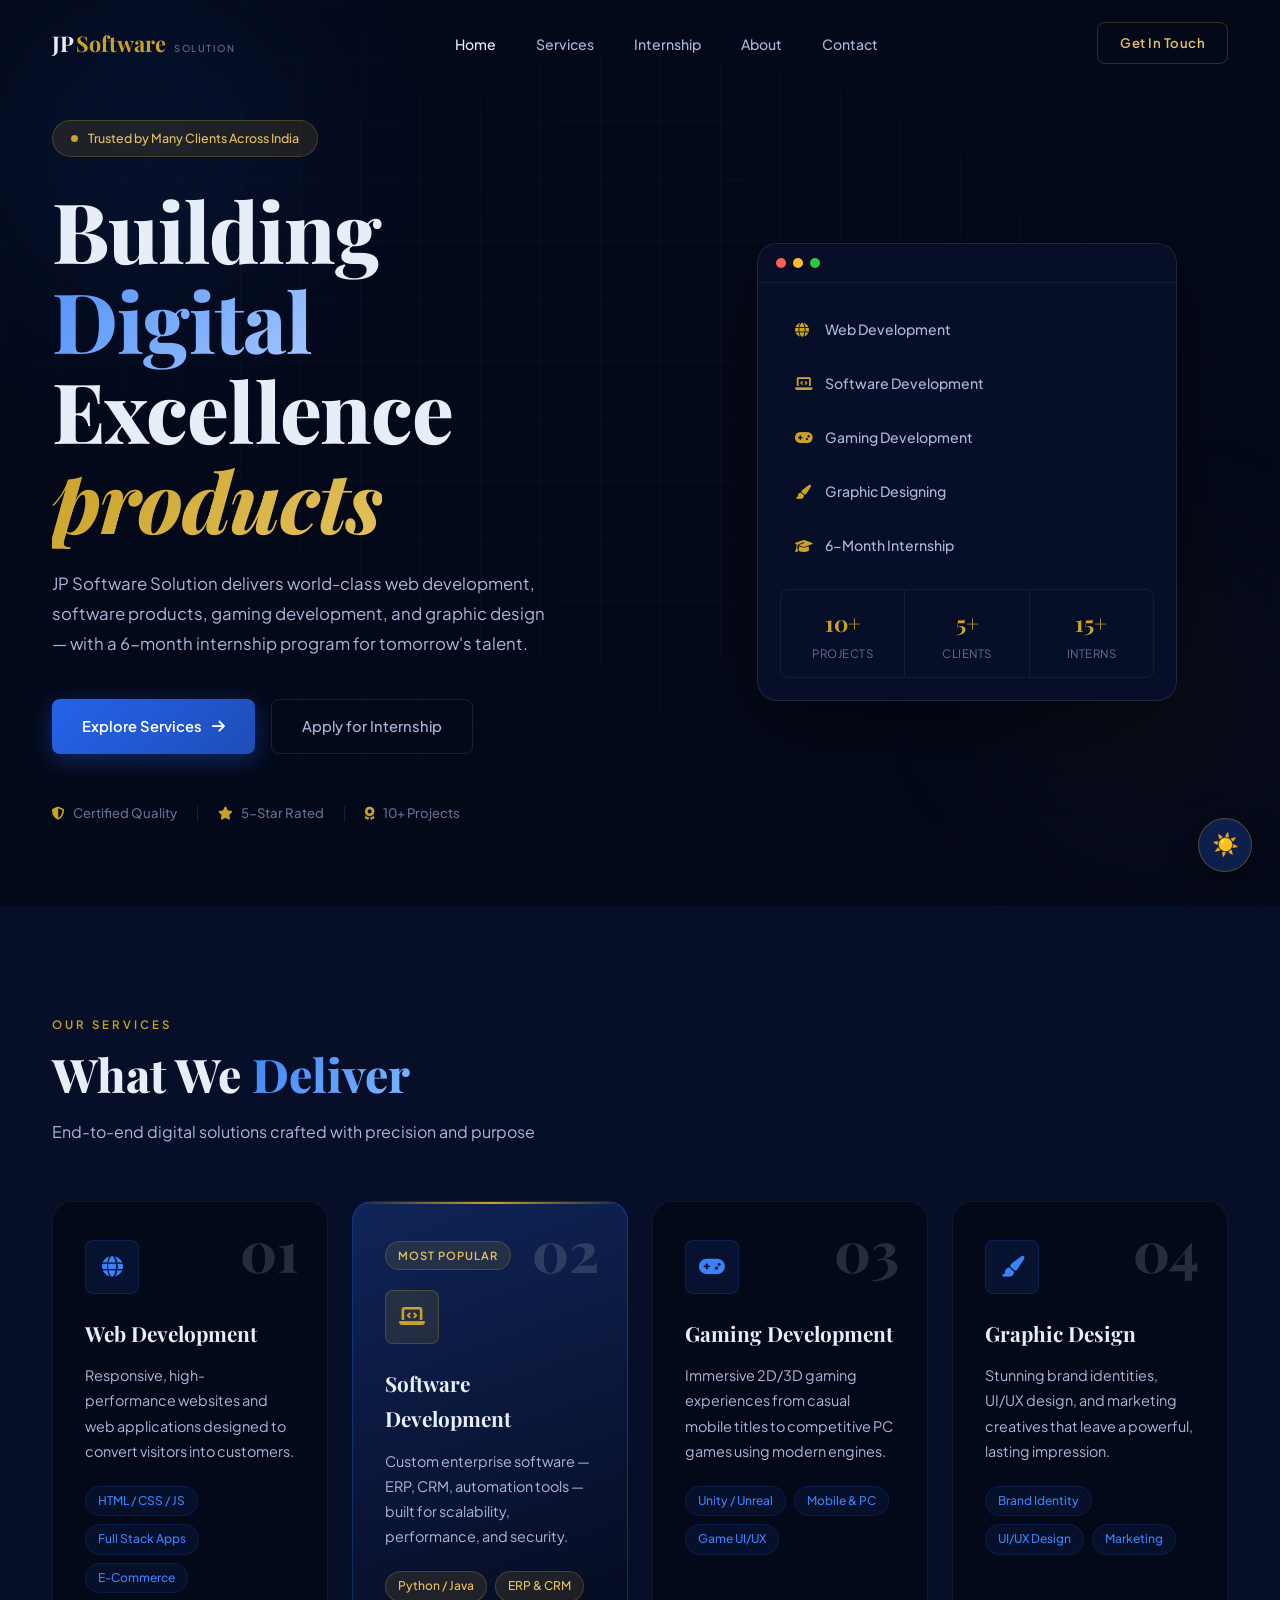
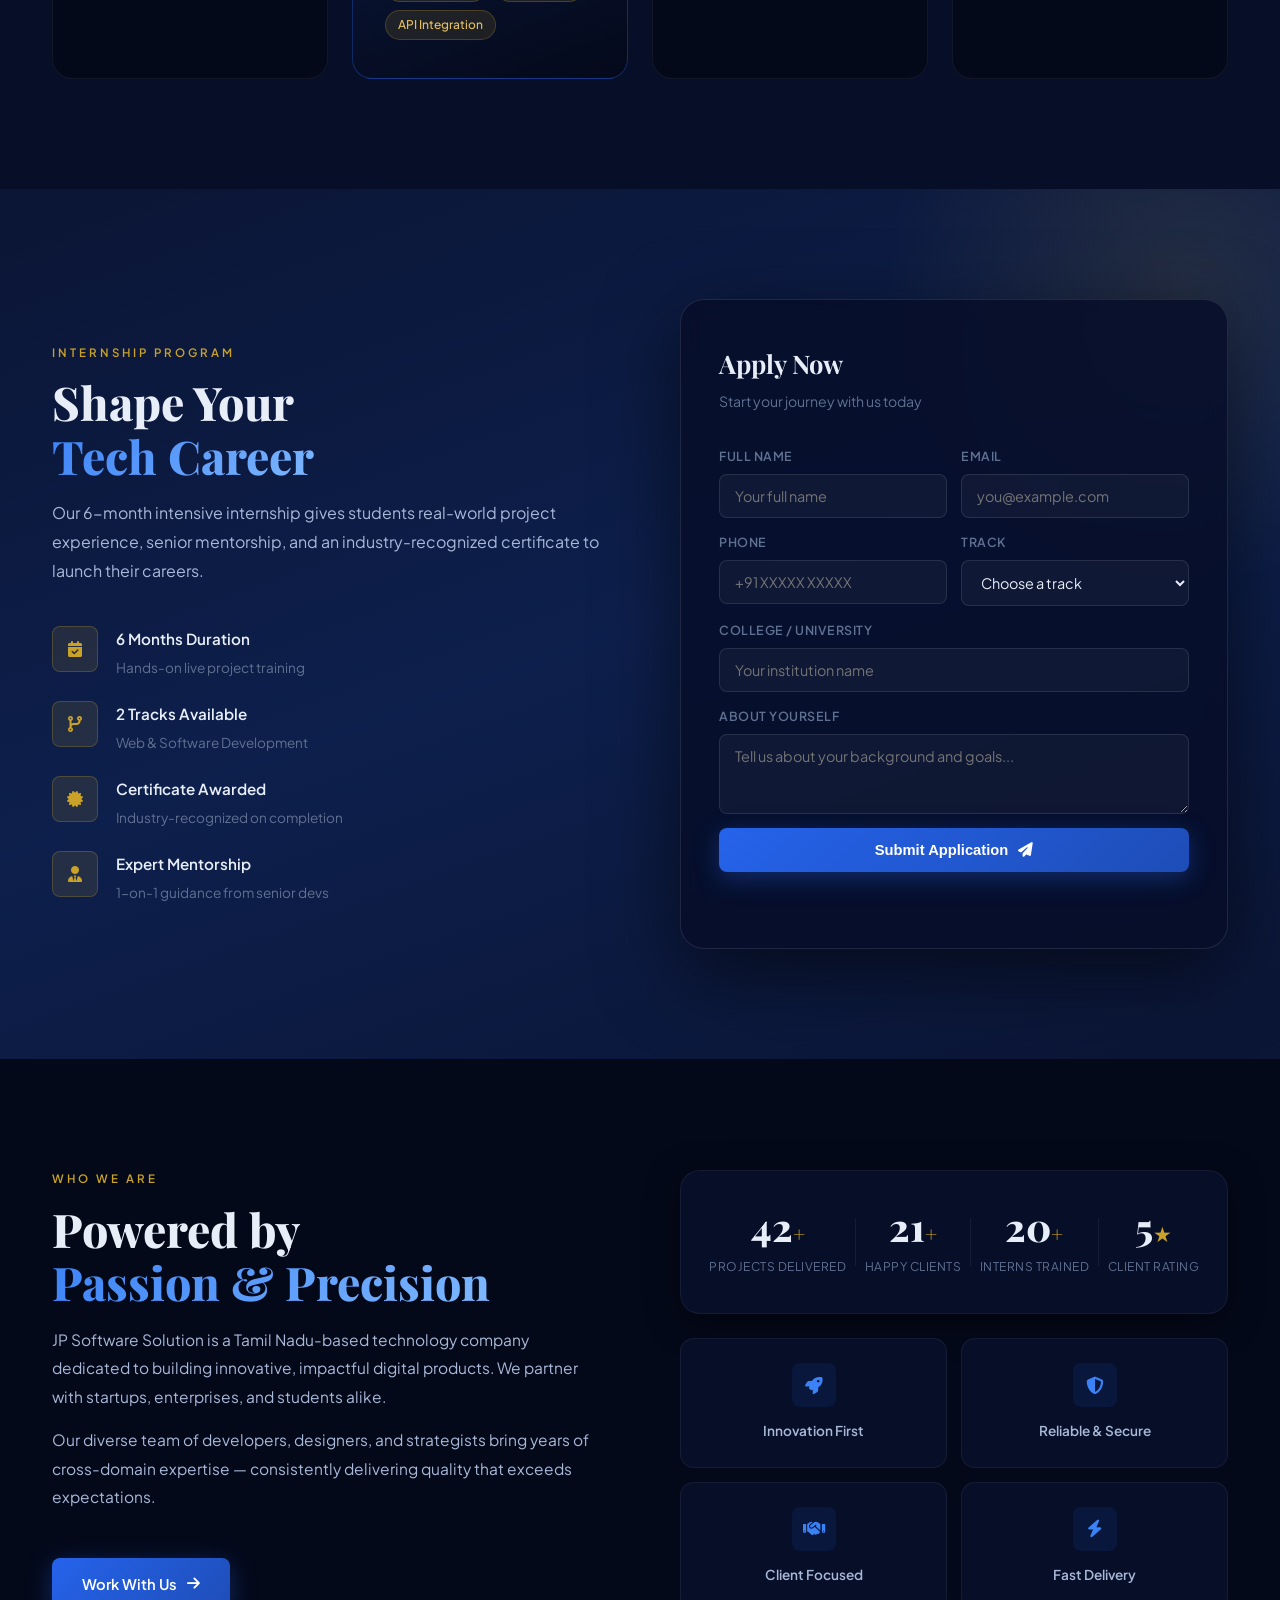
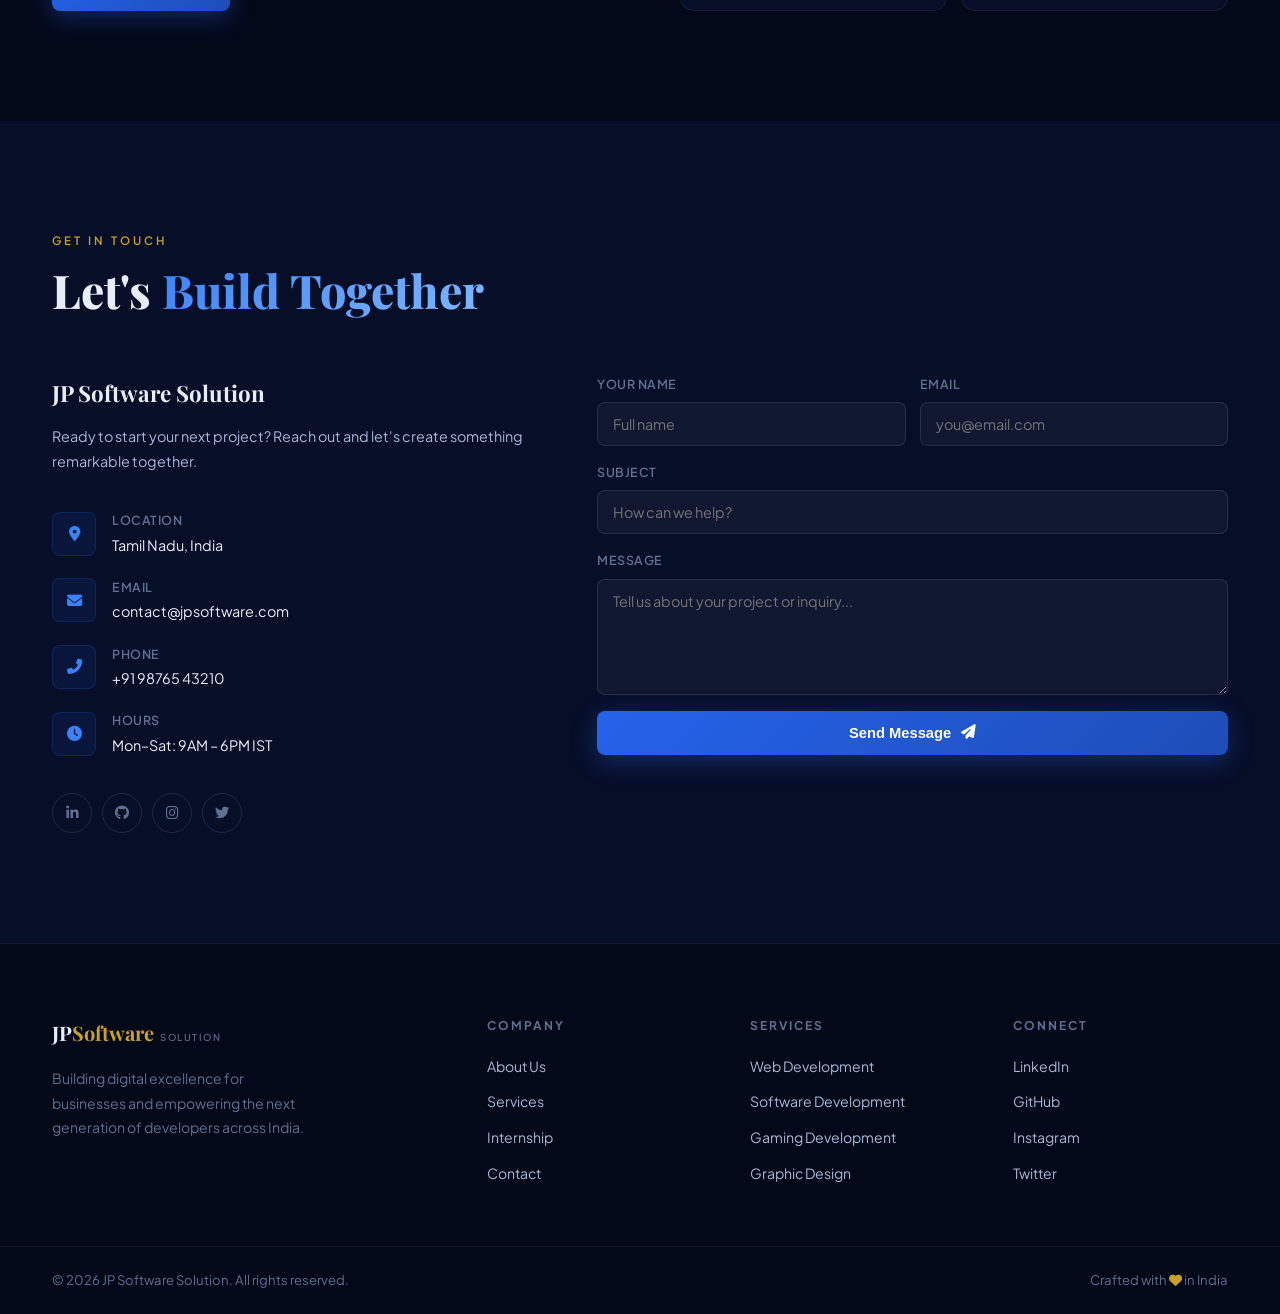
<file: index.html>
<!DOCTYPE html>
<html lang="en" data-theme="dark">
<head>
  <meta charset="UTF-8"/>
  <meta name="viewport" content="width=device-width, initial-scale=1.0"/>
  <title>JP Software Solution — Digital Excellence</title>
  <link rel="stylesheet" href="style.css"/>
  <link href="https://fonts.googleapis.com/css2?family=Playfair+Display:wght@600;700;800&family=Plus+Jakarta+Sans:wght@300;400;500;600&display=swap" rel="stylesheet"/>
  <link rel="stylesheet" href="https://cdnjs.cloudflare.com/ajax/libs/font-awesome/6.5.0/css/all.min.css"/>
</head>
<body>

<!-- PRELOADER -->
<div id="preloader">
  <div class="pre-inner">
    <div class="pre-logo">JP<span>S</span></div>
    <div class="pre-bar"><div class="pre-fill"></div></div>
  </div>
</div>

<!-- NAV -->
<nav id="navbar">
  <div class="nav-inner">
    <a href="#home" class="logo">JP<span>Software</span><em>Solution</em></a>
    <ul class="nav-links" id="navLinks">
      <li><a href="#home">Home</a></li>
      <li><a href="#services">Services</a></li>
      <li><a href="#internship">Internship</a></li>
      <li><a href="#about">About</a></li>
      <li><a href="#contact">Contact</a></li>
    </ul>
    <a href="#contact" class="nav-cta">Get In Touch</a>
    <div class="hamburger" id="hamburger"><span></span><span></span><span></span></div>
  </div>
</nav>

<!-- HERO -->
<section id="home" class="hero">
  <div class="hero-grid-bg"></div>
  <div class="hero-orb orb1"></div>
  <div class="hero-orb orb2"></div>
  <div class="hero-content">
    <div class="hero-badge"><span class="badge-dot"></span>Trusted by Many Clients Across India</div>
    <h1>Building <span class="h-underline">Digital</span><br/>Excellence <span class="h-gold">products</span></h1>
    <p class="hero-sub">JP Software Solution delivers world-class web development, software products, gaming development, and graphic design — with a 6-month internship program for tomorrow's talent.</p>
    <div class="hero-actions">
      <a href="#services" class="btn-royal">Explore Services <i class="fas fa-arrow-right"></i></a>
      <a href="#internship" class="btn-ghost">Apply for Internship</a>
    </div>
    <div class="hero-trust">
      <div class="trust-item"><i class="fas fa-shield-alt"></i><span>Certified Quality</span></div>
      <div class="trust-sep"></div>
      <div class="trust-item"><i class="fas fa-star"></i><span>5-Star Rated</span></div>
      <div class="trust-sep"></div>
      <div class="trust-item"><i class="fas fa-award"></i><span>10+ Projects</span></div>
    </div>
  </div>
  <div class="hero-visual">
    <div class="hv-frame">
      <div class="hv-top-bar"><span></span><span></span><span></span></div>
      <div class="hv-body">
        <div class="code-line cl1"><i class="fas fa-globe"></i> Web Development</div>
        <div class="code-line cl2"><i class="fas fa-laptop-code"></i> Software Development</div>
        <div class="code-line cl3"><i class="fas fa-gamepad"></i> Gaming Development</div>
        <div class="code-line cl4"><i class="fas fa-paint-brush"></i> Graphic Designing</div>
        <div class="code-line cl5"><i class="fas fa-graduation-cap"></i> 6-Month Internship</div>
        <div class="hv-stats">
          <div class="hv-stat"><div class="hvn">10+</div><div class="hvl">Projects</div></div>
          <div class="hv-stat"><div class="hvn">5+</div><div class="hvl">Clients</div></div>
          <div class="hv-stat"><div class="hvn">15+</div><div class="hvl">Interns</div></div>
        </div>
      </div>
    </div>
  </div>
</section>

<!-- SERVICES -->
<section id="services">
  <div class="container">
    <div class="sec-eyebrow">Our Services</div>
    <h2 class="sec-title">What We <span>Deliver</span></h2>
    <p class="sec-sub">End-to-end digital solutions crafted with precision and purpose</p>
    <div class="services-grid">
      <div class="svc-card reveal">
        <div class="svc-num">01</div>
        <div class="svc-ico"><i class="fas fa-globe"></i></div>
        <h3>Web Development</h3>
        <p>Responsive, high-performance websites and web applications designed to convert visitors into customers.</p>
        <ul class="svc-tags"><li>HTML / CSS / JS</li><li>Full Stack Apps</li><li>E-Commerce</li></ul>
      </div>
      <div class="svc-card featured reveal">
        <div class="featured-lbl">Most Popular</div>
        <div class="svc-num">02</div>
        <div class="svc-ico"><i class="fas fa-laptop-code"></i></div>
        <h3>Software Development</h3>
        <p>Custom enterprise software — ERP, CRM, automation tools — built for scalability, performance, and security.</p>
        <ul class="svc-tags"><li>Python / Java</li><li>ERP & CRM</li><li>API Integration</li></ul>
      </div>
      <div class="svc-card reveal">
        <div class="svc-num">03</div>
        <div class="svc-ico"><i class="fas fa-gamepad"></i></div>
        <h3>Gaming Development</h3>
        <p>Immersive 2D/3D gaming experiences from casual mobile titles to competitive PC games using modern engines.</p>
        <ul class="svc-tags"><li>Unity / Unreal</li><li>Mobile & PC</li><li>Game UI/UX</li></ul>
      </div>
      <div class="svc-card reveal">
        <div class="svc-num">04</div>
        <div class="svc-ico"><i class="fas fa-paint-brush"></i></div>
        <h3>Graphic Design</h3>
        <p>Stunning brand identities, UI/UX design, and marketing creatives that leave a powerful, lasting impression.</p>
        <ul class="svc-tags"><li>Brand Identity</li><li>UI/UX Design</li><li>Marketing</li></ul>
      </div>
    </div>
  </div>
</section>

<!-- INTERNSHIP -->
<section id="internship" class="intern-section">
  <div class="container">
    <div class="intern-grid">
      <div class="intern-left">
        <div class="sec-eyebrow light">Internship Program</div>
        <h2 class="sec-title light">Shape Your<br/><span>Tech Career</span></h2>
        <p class="intern-desc">Our 6-month intensive internship gives students real-world project experience, senior mentorship, and an industry-recognized certificate to launch their careers.</p>
        <div class="perks-list">
          <div class="perk reveal"><div class="perk-ico"><i class="fas fa-calendar-check"></i></div><div class="perk-text"><strong>6 Months Duration</strong><span>Hands-on live project training</span></div></div>
          <div class="perk reveal"><div class="perk-ico"><i class="fas fa-code-branch"></i></div><div class="perk-text"><strong>2 Tracks Available</strong><span>Web & Software Development</span></div></div>
          <div class="perk reveal"><div class="perk-ico"><i class="fas fa-certificate"></i></div><div class="perk-text"><strong>Certificate Awarded</strong><span>Industry-recognized on completion</span></div></div>
          <div class="perk reveal"><div class="perk-ico"><i class="fas fa-user-tie"></i></div><div class="perk-text"><strong>Expert Mentorship</strong><span>1-on-1 guidance from senior devs</span></div></div>
        </div>
      </div>
      <div class="intern-right">
        <div class="form-card">
          <div class="form-card-head">
            <h3>Apply Now</h3>
            <p>Start your journey with us today</p>
          </div>
          <form id="internForm">
            <div class="frow2">
              <div class="fgrp"><label>Full Name</label><input type="text" id="iName" placeholder="Your full name" required/></div>
              <div class="fgrp"><label>Email</label><input type="email" id="iEmail" placeholder="you@example.com" required/></div>
            </div>
            <div class="frow2">
              <div class="fgrp"><label>Phone</label><input type="tel" id="iPhone" placeholder="+91 XXXXX XXXXX" required/></div>
              <div class="fgrp"><label>Track</label>
                <select id="iTrack" required>
                  <option value="">Choose a track</option>
                  <option value="web">Web Development</option>
                  <option value="software">Software Development</option>
                </select>
              </div>
            </div>
            <div class="fgrp"><label>College / University</label><input type="text" id="iCollege" placeholder="Your institution name" required/></div>
            <div class="fgrp"><label>About Yourself</label><textarea id="iMessage" placeholder="Tell us about your background and goals..." rows="3"></textarea></div>
            <button type="submit" class="btn-royal full">Submit Application <i class="fas fa-paper-plane"></i></button>
            <p id="formMsg" class="fstatus"></p>
          </form>
        </div>
      </div>
    </div>
  </div>
</section>

<!-- ABOUT -->
<section id="about">
  <div class="container">
    <div class="about-grid">
      <div class="about-left reveal">
        <div class="sec-eyebrow">Who We Are</div>
        <h2 class="sec-title">Powered by<br/><span>Passion & Precision</span></h2>
        <p class="about-body">JP Software Solution is a Tamil Nadu-based technology company dedicated to building innovative, impactful digital products. We partner with startups, enterprises, and students alike.</p>
        <p class="about-body">Our diverse team of developers, designers, and strategists bring years of cross-domain expertise — consistently delivering quality that exceeds expectations.</p>
        <a href="#contact" class="btn-royal" style="display:inline-flex;margin-top:32px;gap:10px;">Work With Us <i class="fas fa-arrow-right"></i></a>
      </div>
      <div class="about-right">
        <div class="stats-board reveal">
          <div class="sb-item"><div class="sb-num" data-target="50">0</div><div class="sb-plus">+</div><div class="sb-lbl">Projects Delivered</div></div>
          <div class="sb-divider"></div>
          <div class="sb-item"><div class="sb-num" data-target="30">0</div><div class="sb-plus">+</div><div class="sb-lbl">Happy Clients</div></div>
          <div class="sb-divider"></div>
          <div class="sb-item"><div class="sb-num" data-target="20">0</div><div class="sb-plus">+</div><div class="sb-lbl">Interns Trained</div></div>
          <div class="sb-divider"></div>
          <div class="sb-item"><div class="sb-num" data-target="5">0</div><div class="sb-plus">★</div><div class="sb-lbl">Client Rating</div></div>
        </div>
        <div class="values-grid">
          <div class="val-box reveal"><div class="val-ico"><i class="fas fa-rocket"></i></div><p>Innovation First</p></div>
          <div class="val-box reveal"><div class="val-ico"><i class="fas fa-shield-alt"></i></div><p>Reliable & Secure</p></div>
          <div class="val-box reveal"><div class="val-ico"><i class="fas fa-handshake"></i></div><p>Client Focused</p></div>
          <div class="val-box reveal"><div class="val-ico"><i class="fas fa-bolt"></i></div><p>Fast Delivery</p></div>
        </div>
      </div>
    </div>
  </div>
</section>

<!-- CONTACT -->
<section id="contact" class="contact-section">
  <div class="container">
    <div class="sec-eyebrow">Get In Touch</div>
    <h2 class="sec-title">Let's <span>Build Together</span></h2>
    <div class="contact-grid">
      <div class="contact-left reveal">
        <h3>JP Software Solution</h3>
        <p class="ci-intro">Ready to start your next project? Reach out and let's create something remarkable together.</p>
        <div class="ci-list">
          <div class="ci-item"><div class="ci-ico"><i class="fas fa-map-marker-alt"></i></div><div class="ci-txt"><strong>Location</strong><span>Tamil Nadu, India</span></div></div>
          <div class="ci-item"><div class="ci-ico"><i class="fas fa-envelope"></i></div><div class="ci-txt"><strong>Email</strong><span>contact@jpsoftware.com</span></div></div>
          <div class="ci-item"><div class="ci-ico"><i class="fas fa-phone-alt"></i></div><div class="ci-txt"><strong>Phone</strong><span>+91 98765 43210</span></div></div>
          <div class="ci-item"><div class="ci-ico"><i class="fas fa-clock"></i></div><div class="ci-txt"><strong>Hours</strong><span>Mon–Sat: 9AM – 6PM IST</span></div></div>
        </div>
        <div class="social-row">
          <a href="#" class="soc-btn"><i class="fab fa-linkedin-in"></i></a>
          <a href="#" class="soc-btn"><i class="fab fa-github"></i></a>
          <a href="#" class="soc-btn"><i class="fab fa-instagram"></i></a>
          <a href="#" class="soc-btn"><i class="fab fa-twitter"></i></a>
        </div>
      </div>
      <form id="contactForm" class="contact-right reveal">
        <div class="frow2">
          <div class="fgrp"><label>Your Name</label><input type="text" id="cName" placeholder="Full name" required/></div>
          <div class="fgrp"><label>Email</label><input type="email" id="cEmail" placeholder="you@email.com" required/></div>
        </div>
        <div class="fgrp"><label>Subject</label><input type="text" id="cSubject" placeholder="How can we help?" required/></div>
        <div class="fgrp"><label>Message</label><textarea id="cMessage" rows="5" placeholder="Tell us about your project or inquiry..." required></textarea></div>
        <button type="submit" class="btn-royal full">Send Message <i class="fas fa-paper-plane"></i></button>
        <p id="contactMsg" class="fstatus"></p>
      </form>
    </div>
  </div>
</section>

<!-- FOOTER -->
<footer>
  <div class="footer-top">
    <div class="container footer-grid">
      <div class="fg-brand">
        <div class="logo">JP<span>Software</span><em>Solution</em></div>
        <p>Building digital excellence for businesses and empowering the next generation of developers across India.</p>
      </div>
      <div class="fg-col"><h4>Company</h4><a href="#about">About Us</a><a href="#services">Services</a><a href="#internship">Internship</a><a href="#contact">Contact</a></div>
      <div class="fg-col"><h4>Services</h4><a href="#services">Web Development</a><a href="#services">Software Development</a><a href="#services">Gaming Development</a><a href="#services">Graphic Design</a></div>
      <div class="fg-col"><h4>Connect</h4><a href="#">LinkedIn</a><a href="#">GitHub</a><a href="#">Instagram</a><a href="#">Twitter</a></div>
    </div>
  </div>
  <div class="footer-bottom">
    <div class="container fb-inner">
      <p>© 2026 JP Software Solution. All rights reserved.</p>
      <p>Crafted with <i class="fas fa-heart" style="color:#c9a227"></i> in India</p>
    </div>
  </div>
</footer>

<!-- THEME TOGGLE -->
<button id="themeToggle" title="Toggle Dark / Light Mode">
  <span class="ico-dark">☀️</span>
  <span class="ico-light">🌙</span>
</button>

<script src="main.js"></script>
</body>
</html>
</file>
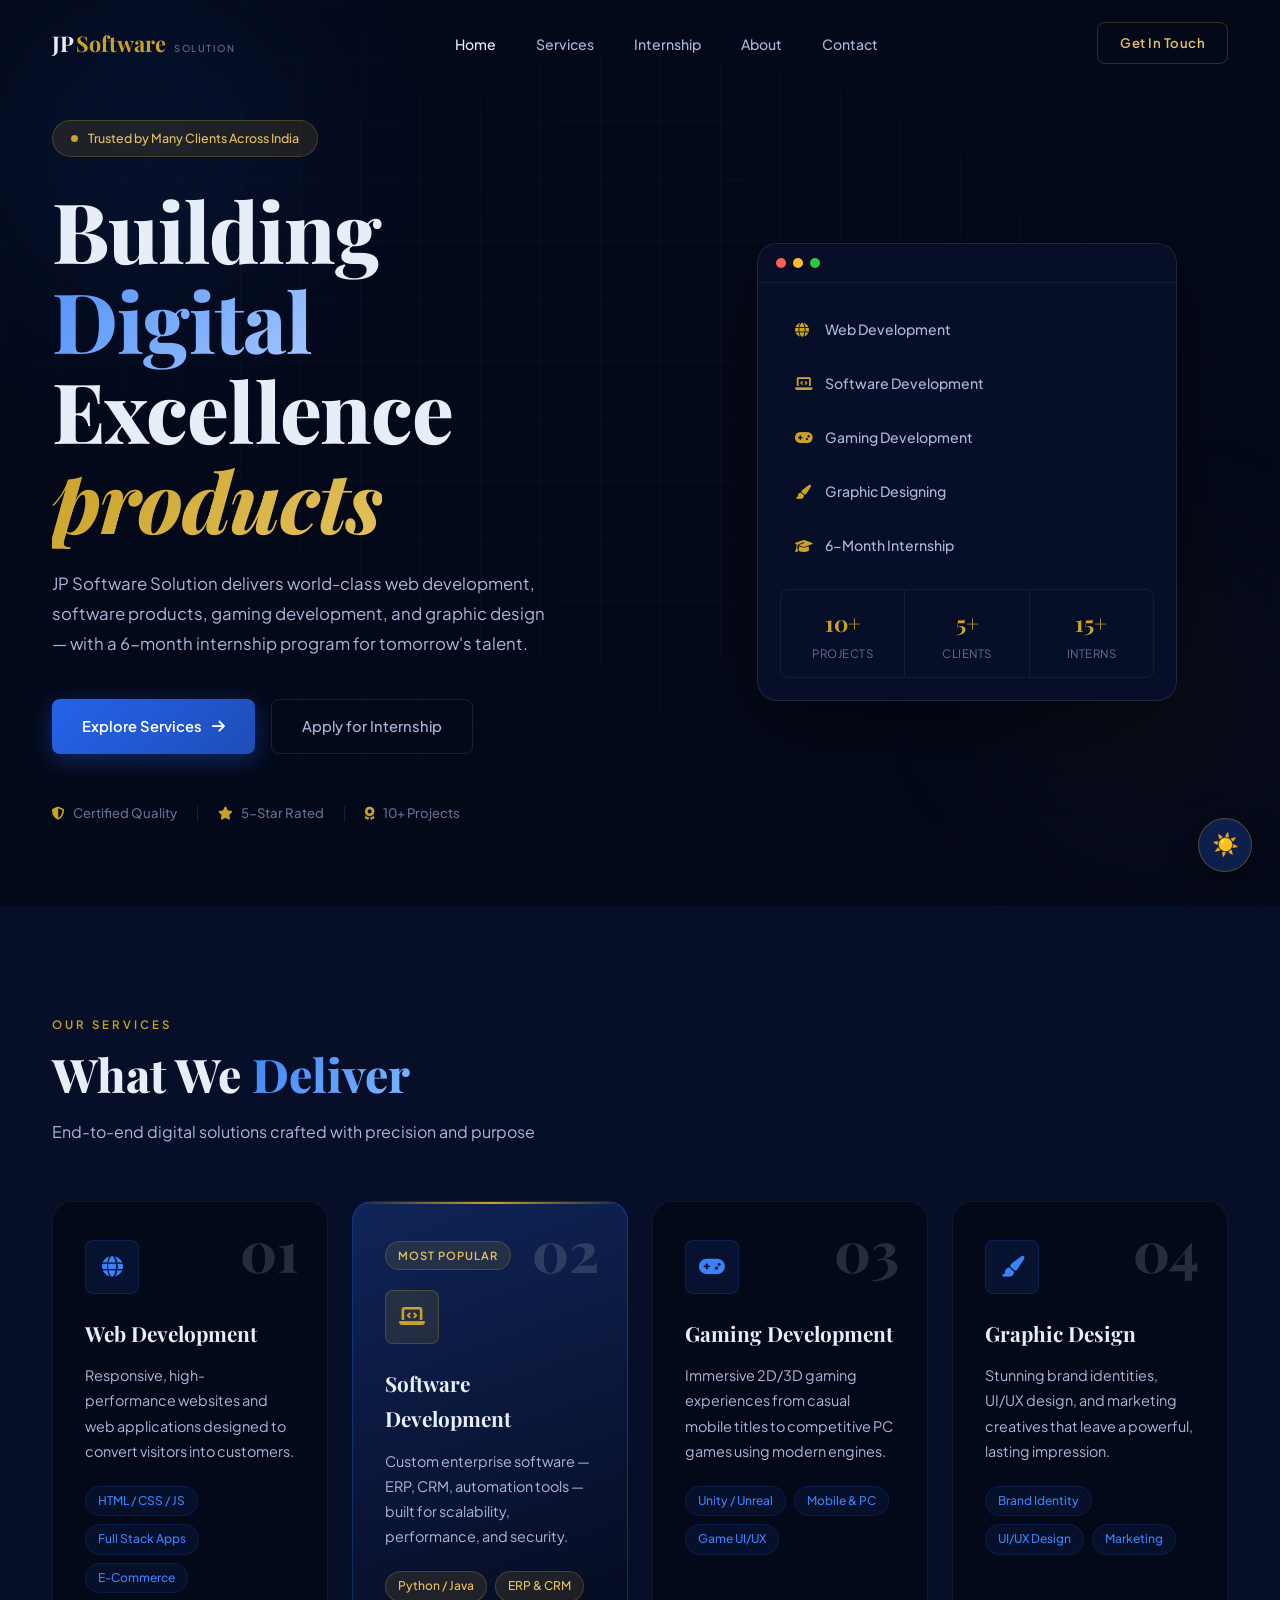
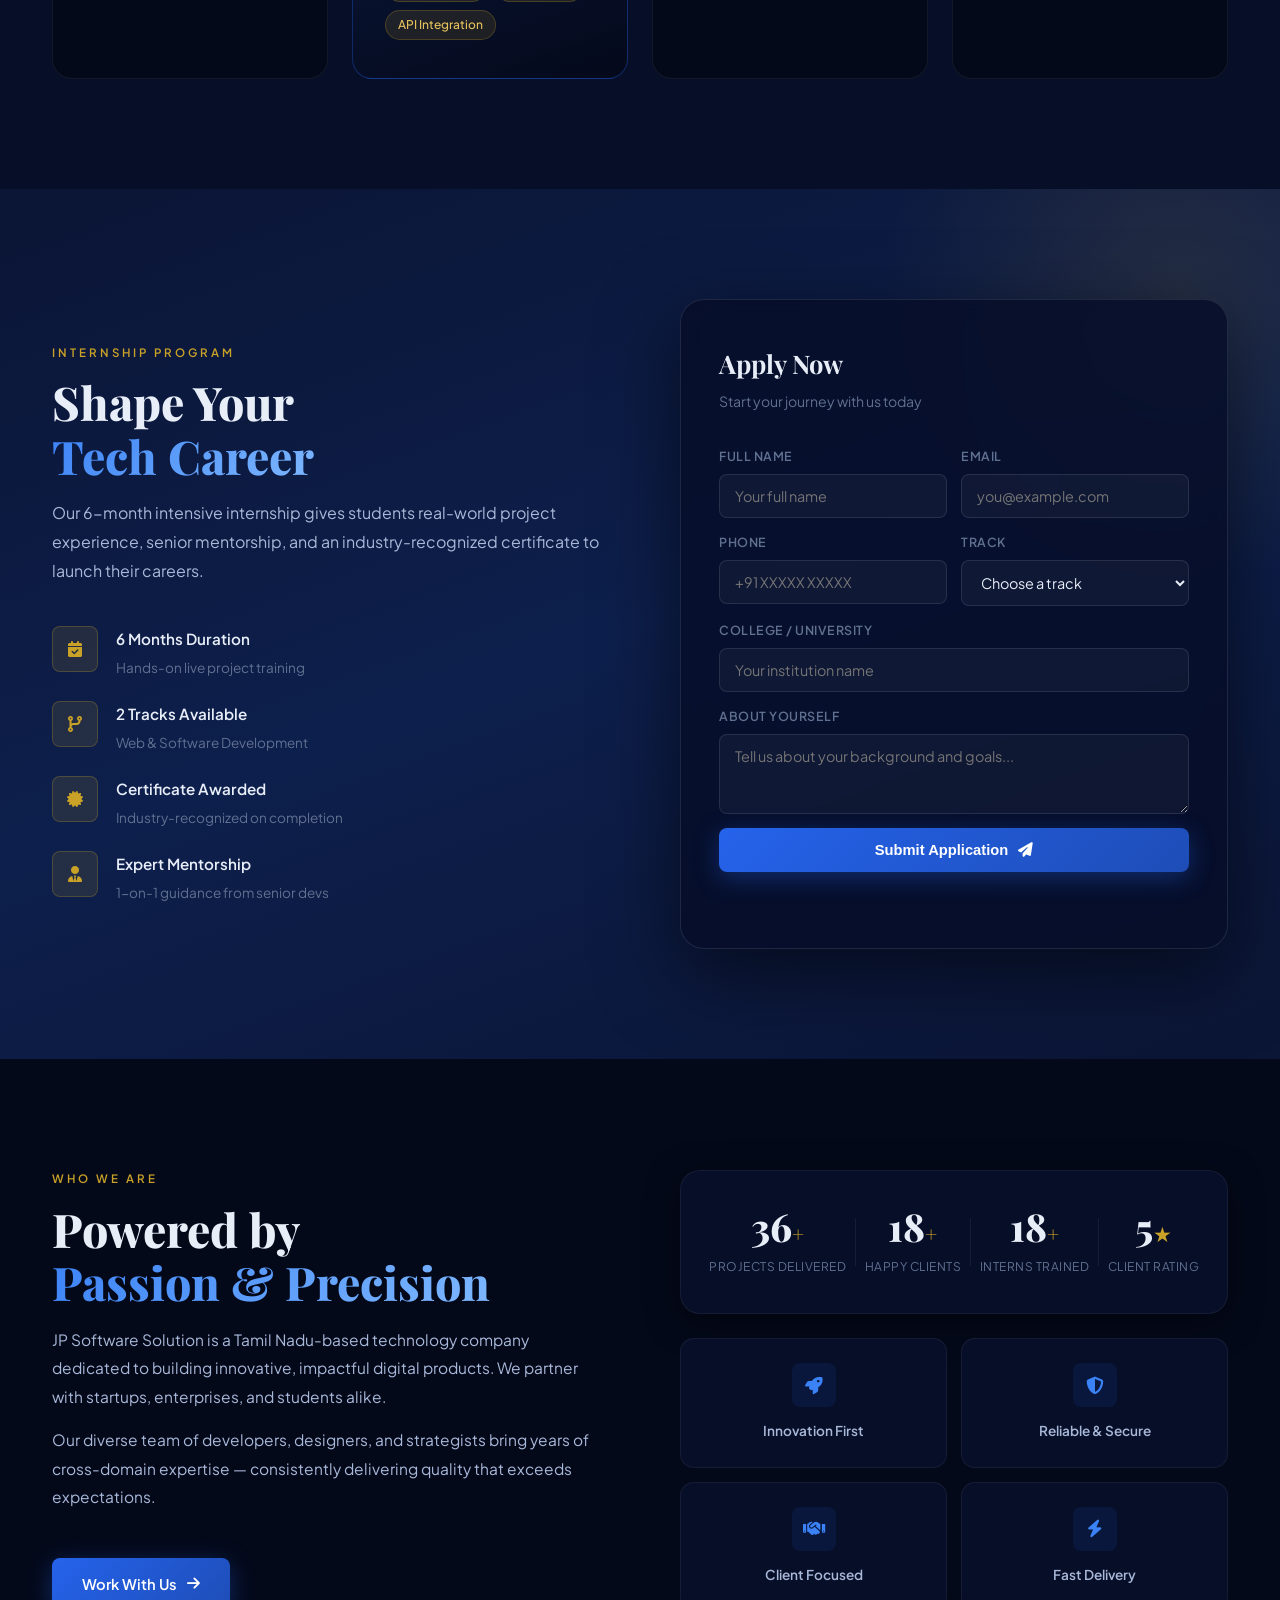
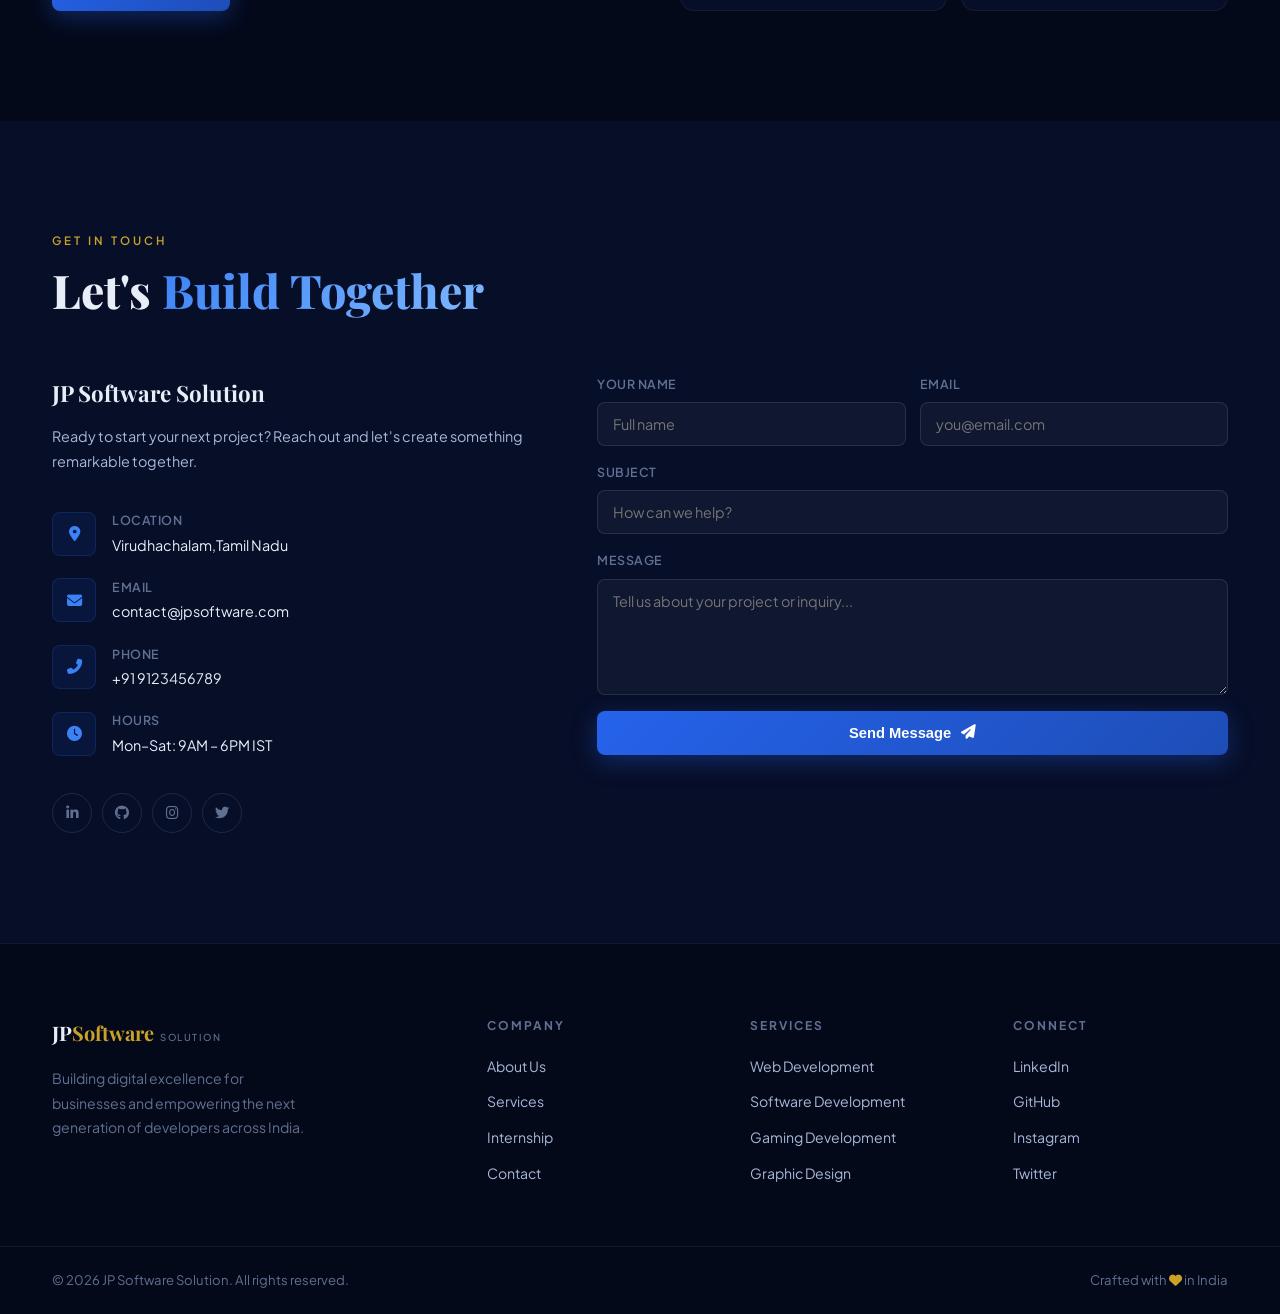
<file: frontend/index.html>
<!DOCTYPE html>
<html lang="en" data-theme="dark">
<head>
  <meta charset="UTF-8"/>
  <meta name="viewport" content="width=device-width, initial-scale=1.0"/>
  <title>JP Software Solution — Digital Excellence</title>
  <link rel="stylesheet" href="style.css"/>
  <link href="https://fonts.googleapis.com/css2?family=Playfair+Display:wght@600;700;800&family=Plus+Jakarta+Sans:wght@300;400;500;600&display=swap" rel="stylesheet"/>
  <link rel="stylesheet" href="https://cdnjs.cloudflare.com/ajax/libs/font-awesome/6.5.0/css/all.min.css"/>
</head>
<body>


<div id="preloader">
  <div class="pre-inner">
    <div class="pre-logo">JP<span>S</span></div>
    <div class="pre-bar"><div class="pre-fill"></div></div>
  </div>
</div>


<nav id="navbar">
  <div class="nav-inner">
    <a href="#home" class="logo">JP<span>Software</span><em>Solution</em></a>
    <ul class="nav-links" id="navLinks">
      <li><a href="#home">Home</a></li>
      <li><a href="#services">Services</a></li>
      <li><a href="#internship">Internship</a></li>
      <li><a href="#about">About</a></li>
      <li><a href="#contact">Contact</a></li>
    </ul>
    <a href="#contact" class="nav-cta">Get In Touch</a>
    <div class="hamburger" id="hamburger"><span></span><span></span><span></span></div>
  </div>
</nav>


<section id="home" class="hero">
  <div class="hero-grid-bg"></div>
  <div class="hero-orb orb1"></div>
  <div class="hero-orb orb2"></div>
  <div class="hero-content">
    <div class="hero-badge"><span class="badge-dot"></span>Trusted by Many Clients Across India</div>
    <h1>Building <span class="h-underline">Digital</span><br/>Excellence <span class="h-gold">products</span></h1>
    <p class="hero-sub">JP Software Solution delivers world-class web development, software products, gaming development, and graphic design — with a 6-month internship program for tomorrow's talent.</p>
    <div class="hero-actions">
      <a href="#services" class="btn-royal">Explore Services <i class="fas fa-arrow-right"></i></a>
      <a href="#internship" class="btn-ghost">Apply for Internship</a>
    </div>
    <div class="hero-trust">
      <div class="trust-item"><i class="fas fa-shield-alt"></i><span>Certified Quality</span></div>
      <div class="trust-sep"></div>
      <div class="trust-item"><i class="fas fa-star"></i><span>5-Star Rated</span></div>
      <div class="trust-sep"></div>
      <div class="trust-item"><i class="fas fa-award"></i><span>10+ Projects</span></div>
    </div>
  </div>
  <div class="hero-visual">
    <div class="hv-frame">
      <div class="hv-top-bar"><span></span><span></span><span></span></div>
      <div class="hv-body">
        <div class="code-line cl1"><i class="fas fa-globe"></i> Web Development</div>
        <div class="code-line cl2"><i class="fas fa-laptop-code"></i> Software Development</div>
        <div class="code-line cl3"><i class="fas fa-gamepad"></i> Gaming Development</div>
        <div class="code-line cl4"><i class="fas fa-paint-brush"></i> Graphic Designing</div>
        <div class="code-line cl5"><i class="fas fa-graduation-cap"></i> 6-Month Internship</div>
        <div class="hv-stats">
          <div class="hv-stat"><div class="hvn">10+</div><div class="hvl">Projects</div></div>
          <div class="hv-stat"><div class="hvn">5+</div><div class="hvl">Clients</div></div>
          <div class="hv-stat"><div class="hvn">15+</div><div class="hvl">Interns</div></div>
        </div>
      </div>
    </div>
  </div>
</section>


<section id="services">
  <div class="container">
    <div class="sec-eyebrow">Our Services</div>
    <h2 class="sec-title">What We <span>Deliver</span></h2>
    <p class="sec-sub">End-to-end digital solutions crafted with precision and purpose</p>
    <div class="services-grid">
      <div class="svc-card reveal">
        <div class="svc-num">01</div>
        <div class="svc-ico"><i class="fas fa-globe"></i></div>
        <h3>Web Development</h3>
        <p>Responsive, high-performance websites and web applications designed to convert visitors into customers.</p>
        <ul class="svc-tags"><li>HTML / CSS / JS</li><li>Full Stack Apps</li><li>E-Commerce</li></ul>
      </div>
      <div class="svc-card featured reveal">
        <div class="featured-lbl">Most Popular</div>
        <div class="svc-num">02</div>
        <div class="svc-ico"><i class="fas fa-laptop-code"></i></div>
        <h3>Software Development</h3>
        <p>Custom enterprise software — ERP, CRM, automation tools — built for scalability, performance, and security.</p>
        <ul class="svc-tags"><li>Python / Java</li><li>ERP & CRM</li><li>API Integration</li></ul>
      </div>
      <div class="svc-card reveal">
        <div class="svc-num">03</div>
        <div class="svc-ico"><i class="fas fa-gamepad"></i></div>
        <h3>Gaming Development</h3>
        <p>Immersive 2D/3D gaming experiences from casual mobile titles to competitive PC games using modern engines.</p>
        <ul class="svc-tags"><li>Unity / Unreal</li><li>Mobile & PC</li><li>Game UI/UX</li></ul>
      </div>
      <div class="svc-card reveal">
        <div class="svc-num">04</div>
        <div class="svc-ico"><i class="fas fa-paint-brush"></i></div>
        <h3>Graphic Design</h3>
        <p>Stunning brand identities, UI/UX design, and marketing creatives that leave a powerful, lasting impression.</p>
        <ul class="svc-tags"><li>Brand Identity</li><li>UI/UX Design</li><li>Marketing</li></ul>
      </div>
    </div>
  </div>
</section>


<section id="internship" class="intern-section">
  <div class="container">
    <div class="intern-grid">
      <div class="intern-left">
        <div class="sec-eyebrow light">Internship Program</div>
        <h2 class="sec-title light">Shape Your<br/><span>Tech Career</span></h2>
        <p class="intern-desc">Our 6-month intensive internship gives students real-world project experience, senior mentorship, and an industry-recognized certificate to launch their careers.</p>
        <div class="perks-list">
          <div class="perk reveal"><div class="perk-ico"><i class="fas fa-calendar-check"></i></div><div class="perk-text"><strong>6 Months Duration</strong><span>Hands-on live project training</span></div></div>
          <div class="perk reveal"><div class="perk-ico"><i class="fas fa-code-branch"></i></div><div class="perk-text"><strong>2 Tracks Available</strong><span>Web & Software Development</span></div></div>
          <div class="perk reveal"><div class="perk-ico"><i class="fas fa-certificate"></i></div><div class="perk-text"><strong>Certificate Awarded</strong><span>Industry-recognized on completion</span></div></div>
          <div class="perk reveal"><div class="perk-ico"><i class="fas fa-user-tie"></i></div><div class="perk-text"><strong>Expert Mentorship</strong><span>1-on-1 guidance from senior devs</span></div></div>
        </div>
      </div>
      <div class="intern-right">
        <div class="form-card">
          <div class="form-card-head">
            <h3>Apply Now</h3>
            <p>Start your journey with us today</p>
          </div>
          <form id="internForm">
            <div class="frow2">
              <div class="fgrp"><label>Full Name</label><input type="text" id="iName" placeholder="Your full name" required/></div>
              <div class="fgrp"><label>Email</label><input type="email" id="iEmail" placeholder="you@example.com" required/></div>
            </div>
            <div class="frow2">
              <div class="fgrp"><label>Phone</label><input type="tel" id="iPhone" placeholder="+91 XXXXX XXXXX" required/></div>
              <div class="fgrp"><label>Track</label>
                <select id="iTrack" required>
                  <option value="">Choose a track</option>
                  <option value="web">Web Development</option>
                  <option value="software">Software Development</option>
                </select>
              </div>
            </div>
            <div class="fgrp"><label>College / University</label><input type="text" id="iCollege" placeholder="Your institution name" required/></div>
            <div class="fgrp"><label>About Yourself</label><textarea id="iMessage" placeholder="Tell us about your background and goals..." rows="3"></textarea></div>
            <button type="submit" class="btn-royal full">Submit Application <i class="fas fa-paper-plane"></i></button>
            <p id="formMsg" class="fstatus"></p>
          </form>
        </div>
      </div>
    </div>
  </div>
</section>


<section id="about">
  <div class="container">
    <div class="about-grid">
      <div class="about-left reveal">
        <div class="sec-eyebrow">Who We Are</div>
        <h2 class="sec-title">Powered by<br/><span>Passion & Precision</span></h2>
        <p class="about-body">JP Software Solution is a Tamil Nadu-based technology company dedicated to building innovative, impactful digital products. We partner with startups, enterprises, and students alike.</p>
        <p class="about-body">Our diverse team of developers, designers, and strategists bring years of cross-domain expertise — consistently delivering quality that exceeds expectations.</p>
        <a href="#contact" class="btn-royal" style="display:inline-flex;margin-top:32px;gap:10px;">Work With Us <i class="fas fa-arrow-right"></i></a>
      </div>
      <div class="about-right">
        <div class="stats-board reveal">
          <div class="sb-item"><div class="sb-num" data-target="50">0</div><div class="sb-plus">+</div><div class="sb-lbl">Projects Delivered</div></div>
          <div class="sb-divider"></div>
          <div class="sb-item"><div class="sb-num" data-target="30">0</div><div class="sb-plus">+</div><div class="sb-lbl">Happy Clients</div></div>
          <div class="sb-divider"></div>
          <div class="sb-item"><div class="sb-num" data-target="20">0</div><div class="sb-plus">+</div><div class="sb-lbl">Interns Trained</div></div>
          <div class="sb-divider"></div>
          <div class="sb-item"><div class="sb-num" data-target="5">0</div><div class="sb-plus">★</div><div class="sb-lbl">Client Rating</div></div>
        </div>
        <div class="values-grid">
          <div class="val-box reveal"><div class="val-ico"><i class="fas fa-rocket"></i></div><p>Innovation First</p></div>
          <div class="val-box reveal"><div class="val-ico"><i class="fas fa-shield-alt"></i></div><p>Reliable & Secure</p></div>
          <div class="val-box reveal"><div class="val-ico"><i class="fas fa-handshake"></i></div><p>Client Focused</p></div>
          <div class="val-box reveal"><div class="val-ico"><i class="fas fa-bolt"></i></div><p>Fast Delivery</p></div>
        </div>
      </div>
    </div>
  </div>
</section>


<section id="contact" class="contact-section">
  <div class="container">
    <div class="sec-eyebrow">Get In Touch</div>
    <h2 class="sec-title">Let's <span>Build Together</span></h2>
    <div class="contact-grid">
      <div class="contact-left reveal">
        <h3>JP Software Solution</h3>
        <p class="ci-intro">Ready to start your next project? Reach out and let's create something remarkable together.</p>
        <div class="ci-list">
          <div class="ci-item"><div class="ci-ico"><i class="fas fa-map-marker-alt"></i></div><div class="ci-txt"><strong>Location</strong><span>Virudhachalam,Tamil Nadu</span></div></div>
          <div class="ci-item"><div class="ci-ico"><i class="fas fa-envelope"></i></div><div class="ci-txt"><strong>Email</strong><span>contact@jpsoftware.com</span></div></div>
          <div class="ci-item"><div class="ci-ico"><i class="fas fa-phone-alt"></i></div><div class="ci-txt"><strong>Phone</strong><span>+91 9123456789</span></div></div>
          <div class="ci-item"><div class="ci-ico"><i class="fas fa-clock"></i></div><div class="ci-txt"><strong>Hours</strong><span>Mon–Sat: 9AM – 6PM IST</span></div></div>
        </div>
        <div class="social-row">
          <a href="#" class="soc-btn"><i class="fab fa-linkedin-in"></i></a>
          <a href="#" class="soc-btn"><i class="fab fa-github"></i></a>
          <a href="#" class="soc-btn"><i class="fab fa-instagram"></i></a>
          <a href="#" class="soc-btn"><i class="fab fa-twitter"></i></a>
        </div>
      </div>
      <form id="contactForm" class="contact-right reveal">
        <div class="frow2">
          <div class="fgrp"><label>Your Name</label><input type="text" id="cName" placeholder="Full name" required/></div>
          <div class="fgrp"><label>Email</label><input type="email" id="cEmail" placeholder="you@email.com" required/></div>
        </div>
        <div class="fgrp"><label>Subject</label><input type="text" id="cSubject" placeholder="How can we help?" required/></div>
        <div class="fgrp"><label>Message</label><textarea id="cMessage" rows="5" placeholder="Tell us about your project or inquiry..." required></textarea></div>
        <button type="submit" class="btn-royal full">Send Message <i class="fas fa-paper-plane"></i></button>
        <p id="contactMsg" class="fstatus"></p>
      </form>
    </div>
  </div>
</section>


<footer>
  <div class="footer-top">
    <div class="container footer-grid">
      <div class="fg-brand">
        <div class="logo">JP<span>Software</span><em>Solution</em></div>
        <p>Building digital excellence for businesses and empowering the next generation of developers across India.</p>
      </div>
      <div class="fg-col"><h4>Company</h4><a href="#about">About Us</a><a href="#services">Services</a><a href="#internship">Internship</a><a href="#contact">Contact</a></div>
      <div class="fg-col"><h4>Services</h4><a href="#services">Web Development</a><a href="#services">Software Development</a><a href="#services">Gaming Development</a><a href="#services">Graphic Design</a></div>
      <div class="fg-col"><h4>Connect</h4><a href="#">LinkedIn</a><a href="#">GitHub</a><a href="#">Instagram</a><a href="#">Twitter</a></div>
    </div>
  </div>
  <div class="footer-bottom">
    <div class="container fb-inner">
      <p>© 2026 JP Software Solution. All rights reserved.</p>
      <p>Crafted with <i class="fas fa-heart" style="color:#c9a227"></i> in India</p>
    </div>
  </div>
</footer>


<button id="themeToggle" title="Toggle Dark / Light Mode">
  <span class="ico-dark">☀️</span>
  <span class="ico-light">🌙</span>
</button>

<script src="main.js"></script>
</body>
</html>
</file>
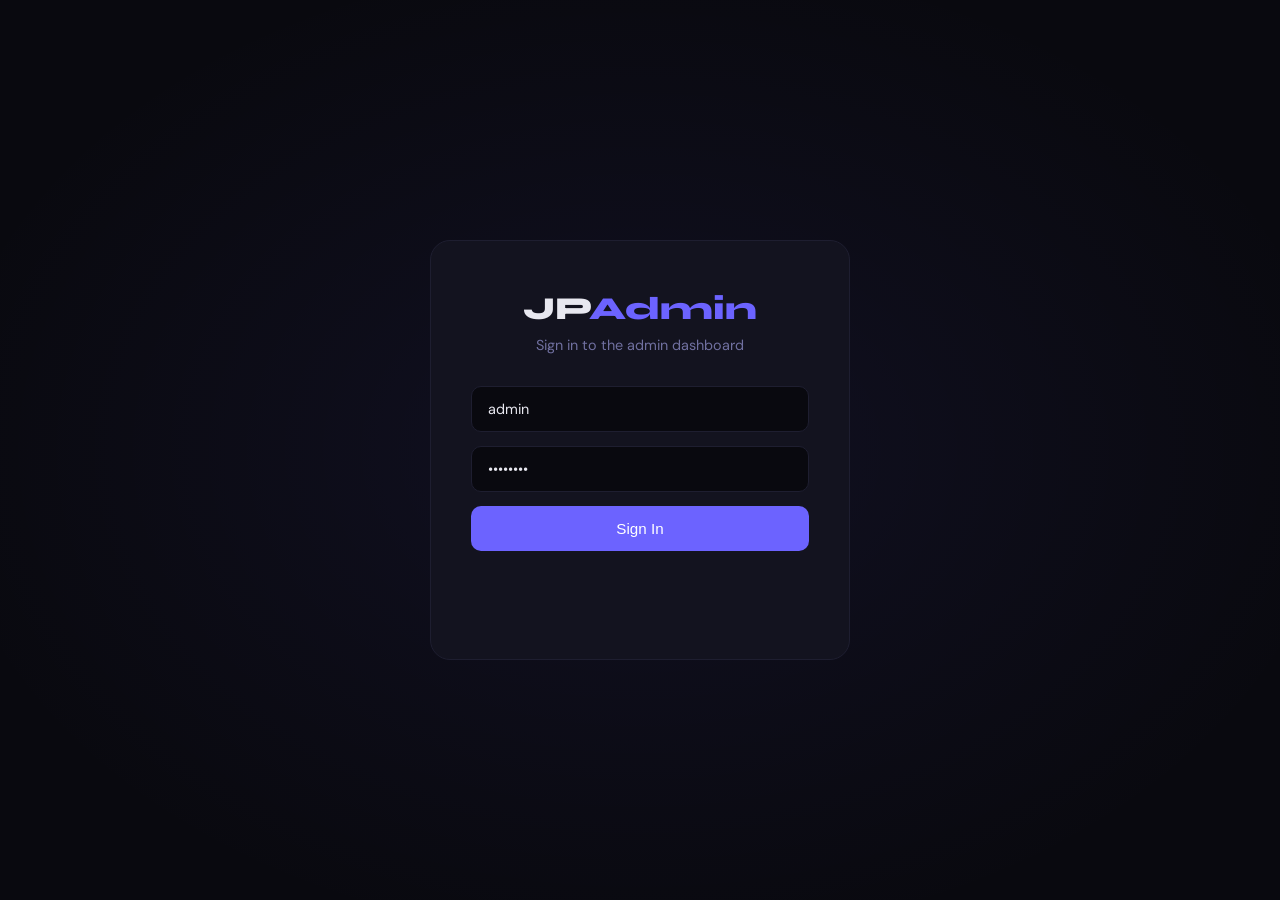
<file: admin/index (1).html>
<!DOCTYPE html>
<html lang="en">
<head>
  <meta charset="UTF-8"/>
  <meta name="viewport" content="width=device-width, initial-scale=1.0"/>
  <title>JP Software – Admin Panel</title>
  <link href="https://fonts.googleapis.com/css2?family=Syne:wght@400;700;800&family=DM+Sans:wght@300;400;500&display=swap" rel="stylesheet"/>
  <link rel="stylesheet" href="https://cdnjs.cloudflare.com/ajax/libs/font-awesome/6.5.0/css/all.min.css"/>
  <style>
    *, *::before, *::after { margin:0; padding:0; box-sizing:border-box; }
    :root {
      --bg:#09090f; --bg2:#0f0f1a; --card:#13131f; --border:#1e1e30;
      --accent:#6c63ff; --accent2:#00d4aa; --text:#e8e8f0; --muted:#7070a0;
      --red:#ff4d4d; --yellow:#ffd700; --green:#00d4aa;
      --font-head:'Syne',sans-serif; --font-body:'DM Sans',sans-serif;
    }
    body { background:var(--bg); color:var(--text); font-family:var(--font-body); }

    
    #loginPage {
      min-height:100vh; display:flex; align-items:center; justify-content:center;
      background: radial-gradient(ellipse 80% 80% at 50% 50%, rgba(108,99,255,0.08) 0%, transparent 70%);
    }
    .login-box {
      background:var(--card); border:1px solid var(--border); border-radius:20px;
      padding:48px 40px; width:100%; max-width:420px; text-align:center;
    }
    .login-box .logo { font-family:var(--font-head); font-size:2rem; font-weight:800; margin-bottom:8px; }
    .login-box .logo span { color:var(--accent); }
    .login-box p { color:var(--muted); margin-bottom:32px; font-size:0.9rem; }
    .login-box input {
      width:100%; background:var(--bg); border:1px solid var(--border);
      border-radius:10px; padding:13px 16px; color:var(--text);
      font-family:var(--font-body); font-size:0.9rem; outline:none; margin-bottom:14px;
      transition:border-color 0.2s;
    }
    .login-box input:focus { border-color:var(--accent); }
    .btn { background:var(--accent); color:#fff; border:none; padding:14px 32px; border-radius:10px; font-size:0.95rem; font-weight:500; cursor:pointer; width:100%; transition:opacity 0.2s; }
    .btn:hover { opacity:0.88; }
    #loginErr { color:var(--red); font-size:0.85rem; margin-top:10px; min-height:18px; }

    
    #dashboard { display:none; min-height:100vh; }

    
    .sidebar {
      position:fixed; top:0; left:0; width:240px; height:100vh;
      background:var(--bg2); border-right:1px solid var(--border);
      display:flex; flex-direction:column; padding:28px 0; z-index:100;
    }
    .sidebar .logo { font-family:var(--font-head); font-size:1.4rem; font-weight:800; padding:0 28px 28px; border-bottom:1px solid var(--border); }
    .sidebar .logo span { color:var(--accent); }
    .sidebar nav { padding:20px 0; flex:1; }
    .nav-item {
      display:flex; align-items:center; gap:14px; padding:13px 28px;
      color:var(--muted); cursor:pointer; transition:color 0.2s, background 0.2s;
      font-size:0.92rem; border-left:3px solid transparent;
    }
    .nav-item:hover { color:var(--text); background:rgba(108,99,255,0.05); }
    .nav-item.active { color:var(--accent); border-left-color:var(--accent); background:rgba(108,99,255,0.08); }
    .nav-item i { width:18px; text-align:center; }
    .sidebar-footer { padding:20px 28px; border-top:1px solid var(--border); }
    .logout-btn { display:flex; align-items:center; gap:10px; color:var(--muted); cursor:pointer; font-size:0.9rem; transition:color 0.2s; }
    .logout-btn:hover { color:var(--red); }

    
    .main { margin-left:240px; padding:40px 36px; }
    .page-header { margin-bottom:32px; }
    .page-header h1 { font-family:var(--font-head); font-size:2rem; }
    .page-header p { color:var(--muted); font-size:0.9rem; margin-top:4px; }

    
    .stats-grid { display:grid; grid-template-columns:repeat(4,1fr); gap:20px; margin-bottom:36px; }
    .stat-card { background:var(--card); border:1px solid var(--border); border-radius:16px; padding:24px; }
    .stat-card .sc-label { color:var(--muted); font-size:0.82rem; margin-bottom:10px; }
    .stat-card .sc-value { font-family:var(--font-head); font-size:2.2rem; font-weight:800; }
    .stat-card .sc-sub { color:var(--muted); font-size:0.8rem; margin-top:4px; }
    .sc-icon { float:right; width:44px; height:44px; border-radius:12px; display:flex; align-items:center; justify-content:center; font-size:1.2rem; }

    
    .table-box { background:var(--card); border:1px solid var(--border); border-radius:16px; overflow:hidden; }
    .table-header { padding:20px 24px; border-bottom:1px solid var(--border); display:flex; align-items:center; justify-content:space-between; }
    .table-header h3 { font-family:var(--font-head); font-size:1.1rem; }
    .search-input { background:var(--bg); border:1px solid var(--border); border-radius:8px; padding:9px 14px; color:var(--text); font-family:var(--font-body); font-size:0.85rem; outline:none; width:220px; }
    .search-input:focus { border-color:var(--accent); }
    table { width:100%; border-collapse:collapse; }
    th { padding:12px 20px; text-align:left; font-size:0.78rem; color:var(--muted); text-transform:uppercase; letter-spacing:1px; border-bottom:1px solid var(--border); font-weight:500; }
    td { padding:14px 20px; font-size:0.88rem; border-bottom:1px solid rgba(30,30,48,0.6); vertical-align:middle; }
    tr:last-child td { border-bottom:none; }
    tr:hover td { background:rgba(108,99,255,0.03); }

    .badge {
      display:inline-block; padding:3px 12px; border-radius:20px; font-size:0.75rem; font-weight:500;
    }
    .badge-pending { background:rgba(255,215,0,0.1); color:var(--yellow); }
    .badge-accepted { background:rgba(0,212,170,0.1); color:var(--green); }
    .badge-rejected { background:rgba(255,77,77,0.1); color:var(--red); }
    .badge-reviewed { background:rgba(108,99,255,0.15); color:var(--accent); }
    .badge-unread { background:rgba(255,77,77,0.1); color:var(--red); }
    .badge-read { background:rgba(0,212,170,0.1); color:var(--green); }

    .action-btns { display:flex; gap:8px; }
    .action-btn { width:32px; height:32px; border-radius:8px; border:1px solid var(--border); background:transparent; color:var(--muted); cursor:pointer; display:flex; align-items:center; justify-content:center; font-size:0.85rem; transition:all 0.2s; }
    .action-btn:hover { border-color:var(--accent); color:var(--accent); }
    .action-btn.del:hover { border-color:var(--red); color:var(--red); }

    select.status-sel { background:var(--bg); border:1px solid var(--border); border-radius:6px; padding:4px 8px; color:var(--text); font-size:0.8rem; cursor:pointer; }

    .hidden { display:none !important; }
    .tab-content { display:none; }
    .tab-content.active { display:block; }

    
    #toast {
      position:fixed; bottom:28px; right:28px; background:var(--card);
      border:1px solid var(--border); border-radius:12px; padding:14px 22px;
      font-size:0.88rem; z-index:9999; transform:translateY(80px); opacity:0;
      transition:all 0.3s;
    }
    #toast.show { transform:none; opacity:1; }

    
    @media (max-width:900px) {
      .stats-grid { grid-template-columns:1fr 1fr; }
      .sidebar { width:200px; }
      .main { margin-left:200px; padding:28px 20px; }
    }
    @media (max-width:650px) {
      .sidebar { transform:translateX(-100%); }
      .main { margin-left:0; }
    }
  </style>
</head>
<body>


<div id="loginPage">
  <div class="login-box">
    <div class="logo">JP<span>Admin</span></div>
    <p>Sign in to the admin dashboard</p>
    <input type="text" id="adminUser" placeholder="Username" value="admin"/>
    <input type="password" id="adminPass" placeholder="Password" value="admin123"/>
    <button class="btn" onclick="doLogin()">Sign In</button>
    <p id="loginErr"></p>
  </div>
</div>


<div id="dashboard">
  
  <aside class="sidebar">
    <div class="logo">JP<span>Admin</span></div>
    <nav>
      <div class="nav-item active" onclick="showTab('overview', this)"><i class="fas fa-home"></i> Overview</div>
      <div class="nav-item" onclick="showTab('applications', this)"><i class="fas fa-graduation-cap"></i> Applications</div>
      <div class="nav-item" onclick="showTab('messages', this)"><i class="fas fa-envelope"></i> Messages</div>
    </nav>
    <div class="sidebar-footer">
      <div class="logout-btn" onclick="logout()"><i class="fas fa-sign-out-alt"></i> Logout</div>
    </div>
  </aside>

  
  <main class="main">

    
    <div id="tab-overview" class="tab-content active">
      <div class="page-header">
        <h1>Dashboard Overview</h1>
        <p>Welcome back, Admin — here's what's happening</p>
      </div>
      <div class="stats-grid">
        <div class="stat-card">
          <div class="sc-icon" style="background:rgba(108,99,255,0.1);color:var(--accent);"><i class="fas fa-graduation-cap"></i></div>
          <div class="sc-label">Total Applications</div>
          <div class="sc-value" id="statApps">—</div>
          <div class="sc-sub">Internship submissions</div>
        </div>
        <div class="stat-card">
          <div class="sc-icon" style="background:rgba(255,215,0,0.1);color:var(--yellow);"><i class="fas fa-clock"></i></div>
          <div class="sc-label">Pending Review</div>
          <div class="sc-value" id="statPending">—</div>
          <div class="sc-sub">Applications awaiting review</div>
        </div>
        <div class="stat-card">
          <div class="sc-icon" style="background:rgba(0,212,170,0.1);color:var(--green);"><i class="fas fa-envelope"></i></div>
          <div class="sc-label">Total Messages</div>
          <div class="sc-value" id="statMsgs">—</div>
          <div class="sc-sub">Contact form submissions</div>
        </div>
        <div class="stat-card">
          <div class="sc-icon" style="background:rgba(255,77,77,0.1);color:var(--red);"><i class="fas fa-bell"></i></div>
          <div class="sc-label">Unread Messages</div>
          <div class="sc-value" id="statUnread">—</div>
          <div class="sc-sub">Need your attention</div>
        </div>
      </div>
    </div>

    
    <div id="tab-applications" class="tab-content">
      <div class="page-header">
        <h1>Internship Applications</h1>
        <p>Manage all student internship applications</p>
      </div>
      <div class="table-box">
        <div class="table-header">
          <h3>All Applications</h3>
          <input type="text" class="search-input" placeholder="Search by name or email..." oninput="filterApps(this.value)"/>
        </div>
        <div style="overflow-x:auto;">
          <table>
            <thead>
              <tr>
                <th>#</th><th>Name</th><th>Email</th><th>Phone</th>
                <th>Track</th><th>College</th><th>Status</th><th>Applied</th><th>Actions</th>
              </tr>
            </thead>
            <tbody id="appTable"></tbody>
          </table>
        </div>
      </div>
    </div>

    
    <div id="tab-messages" class="tab-content">
      <div class="page-header">
        <h1>Contact Messages</h1>
        <p>View and manage messages from the contact form</p>
      </div>
      <div class="table-box">
        <div class="table-header">
          <h3>All Messages</h3>
          <input type="text" class="search-input" placeholder="Search messages..." oninput="filterMsgs(this.value)"/>
        </div>
        <div style="overflow-x:auto;">
          <table>
            <thead>
              <tr>
                <th>#</th><th>Name</th><th>Email</th><th>Subject</th>
                <th>Message</th><th>Status</th><th>Received</th><th>Actions</th>
              </tr>
            </thead>
            <tbody id="msgTable"></tbody>
          </table>
        </div>
      </div>
    </div>

  </main>
</div>

<div id="toast"></div>

<script>
const API = 'http://localhost:5000/api';
let allApps = [], allMsgs = [];


async function doLogin() {
  const username = document.getElementById('adminUser').value;
  const password = document.getElementById('adminPass').value;
  const err = document.getElementById('loginErr');
  err.textContent = '';
  try {
    const res = await fetch(`${API}/admin/login`, {
      method: 'POST', headers: {'Content-Type':'application/json'},
      body: JSON.stringify({ username, password })
    });
    const data = await res.json();
    if (data.success) {
      document.getElementById('loginPage').style.display = 'none';
      document.getElementById('dashboard').style.display = 'block';
      loadStats(); loadApplications(); loadMessages();
    } else {
      err.textContent = data.message || 'Invalid credentials';
    }
  } catch {
    err.textContent = 'Cannot connect to server.';
  }
}
document.getElementById('adminPass').addEventListener('keydown', e => { if (e.key === 'Enter') doLogin(); });

function logout() {
  document.getElementById('dashboard').style.display = 'none';
  document.getElementById('loginPage').style.display = 'flex';
}


function showTab(name, el) {
  document.querySelectorAll('.tab-content').forEach(t => t.classList.remove('active'));
  document.querySelectorAll('.nav-item').forEach(n => n.classList.remove('active'));
  document.getElementById('tab-' + name).classList.add('active');
  el.classList.add('active');
}


function toast(msg) {
  const t = document.getElementById('toast');
  t.textContent = msg;
  t.classList.add('show');
  setTimeout(() => t.classList.remove('show'), 3000);
}


async function loadStats() {
  try {
    const res = await fetch(`${API}/admin/stats`);
    const { data } = await res.json();
    document.getElementById('statApps').textContent = data.total_applications;
    document.getElementById('statPending').textContent = data.pending_applications;
    document.getElementById('statMsgs').textContent = data.total_messages;
    document.getElementById('statUnread').textContent = data.unread_messages;
  } catch { }
}


async function loadApplications() {
  try {
    const res = await fetch(`${API}/admin/applications`);
    const { data } = await res.json();
    allApps = data;
    renderApps(allApps);
  } catch { document.getElementById('appTable').innerHTML = '<tr><td colspan="9" style="text-align:center;color:var(--muted)">Cannot load data</td></tr>'; }
}

function renderApps(data) {
  const tb = document.getElementById('appTable');
  if (!data.length) { tb.innerHTML = '<tr><td colspan="9" style="text-align:center;color:var(--muted);padding:30px">No applications yet</td></tr>'; return; }
  tb.innerHTML = data.map((a, i) => `
    <tr>
      <td>${i + 1}</td>
      <td>${a.name}</td>
      <td>${a.email}</td>
      <td>${a.phone}</td>
      <td>${a.track}</td>
      <td>${a.college}</td>
      <td>
        <select class="status-sel" onchange="updateStatus(${a.id}, this.value)">
          ${['pending','reviewed','accepted','rejected'].map(s =>
            `<option value="${s}" ${a.status === s ? 'selected' : ''}>${s.charAt(0).toUpperCase() + s.slice(1)}</option>`
          ).join('')}
        </select>
      </td>
      <td>${a.applied_at}</td>
      <td>
        <div class="action-btns">
          <button class="action-btn del" title="Delete" onclick="deleteApp(${a.id})"><i class="fas fa-trash"></i></button>
        </div>
      </td>
    </tr>
  `).join('');
}

function filterApps(val) {
  const v = val.toLowerCase();
  renderApps(allApps.filter(a => a.name.toLowerCase().includes(v) || a.email.toLowerCase().includes(v)));
}

async function updateStatus(id, status) {
  await fetch(`${API}/admin/applications/${id}/status`, {
    method: 'PUT', headers: {'Content-Type':'application/json'},
    body: JSON.stringify({ status })
  });
  toast('Status updated');
  loadStats();
}

async function deleteApp(id) {
  if (!confirm('Delete this application?')) return;
  await fetch(`${API}/admin/applications/${id}`, { method: 'DELETE' });
  toast('Application deleted');
  loadApplications(); loadStats();
}


async function loadMessages() {
  try {
    const res = await fetch(`${API}/admin/messages`);
    const { data } = await res.json();
    allMsgs = data;
    renderMsgs(allMsgs);
  } catch { document.getElementById('msgTable').innerHTML = '<tr><td colspan="8" style="text-align:center;color:var(--muted)">Cannot load data</td></tr>'; }
}

function renderMsgs(data) {
  const tb = document.getElementById('msgTable');
  if (!data.length) { tb.innerHTML = '<tr><td colspan="8" style="text-align:center;color:var(--muted);padding:30px">No messages yet</td></tr>'; return; }
  tb.innerHTML = data.map((m, i) => `
    <tr>
      <td>${i + 1}</td>
      <td>${m.name}</td>
      <td>${m.email}</td>
      <td>${m.subject}</td>
      <td style="max-width:200px;overflow:hidden;text-overflow:ellipsis;white-space:nowrap" title="${m.message}">${m.message}</td>
      <td><span class="badge ${m.is_read ? 'badge-read' : 'badge-unread'}">${m.is_read ? 'Read' : 'Unread'}</span></td>
      <td>${m.received_at}</td>
      <td>
        <div class="action-btns">
          ${!m.is_read ? `<button class="action-btn" title="Mark Read" onclick="markRead(${m.id})"><i class="fas fa-check"></i></button>` : ''}
          <button class="action-btn del" title="Delete" onclick="deleteMsg(${m.id})"><i class="fas fa-trash"></i></button>
        </div>
      </td>
    </tr>
  `).join('');
}

function filterMsgs(val) {
  const v = val.toLowerCase();
  renderMsgs(allMsgs.filter(m => m.name.toLowerCase().includes(v) || m.email.toLowerCase().includes(v) || m.subject.toLowerCase().includes(v)));
}

async function markRead(id) {
  await fetch(`${API}/admin/messages/${id}/read`, { method: 'PUT' });
  toast('Marked as read');
  loadMessages(); loadStats();
}

async function deleteMsg(id) {
  if (!confirm('Delete this message?')) return;
  await fetch(`${API}/admin/messages/${id}`, { method: 'DELETE' });
  toast('Message deleted');
  loadMessages(); loadStats();
}
</script>
</body>
</html>
</file>
<file: style.css>
@import url('https://fonts.googleapis.com/css2?family=Playfair+Display:wght@600;700;800&family=Plus+Jakarta+Sans:wght@300;400;500;600&display=swap');

*, *::before, *::after { margin: 0; padding: 0; box-sizing: border-box; }


:root,
[data-theme="dark"] {
  --bg:         #04091a;
  --bg2:        #070e28;
  --bg3:        #0b1535;
  --bg-card:    #070e28;
  --royal:      #0d1f4c;
  --royal-mid:  #102458;
  --accent:     #2563eb;
  --accent-lit: #3b82f6;
  --blue-light: #1e4db7;

  --gold:       #c9a227;
  --gold-light: #e5c15e;
  --gold-pale:  rgba(201,162,39,0.12);
  --bdr-gold:   rgba(201,162,39,0.25);

  --text:       #e8eef8;
  --text2:      #a8b8d8;
  --text3:      #607090;

  --bdr:        rgba(255,255,255,0.06);
  --bdr2:       rgba(255,255,255,0.10);
  --bdr3:       rgba(255,255,255,0.14);

  --shadow:     0 8px 32px rgba(0,0,0,0.5);
  --shadow-lg:  0 24px 80px rgba(0,0,0,0.55);

  --nav-scrolled-bg: rgba(7,14,40,0.95);
  --input-bg:        rgba(255,255,255,0.04);
  --input-bg-focus:  rgba(37,99,235,0.06);
  --intern-bg:       linear-gradient(160deg,#0b1535 0%,#0d1f4c 50%,#0b1535 100%);
  --grid-line:       rgba(255,255,255,0.025);
  --orb1-color:      rgba(37,99,235,0.14);
  --orb2-color:      rgba(201,162,39,0.07);
  --toggle-bg:       #0d1f4c;
  --toggle-border:   rgba(201,162,39,0.35);
}


[data-theme="light"] {
  --bg:         #f0f4ff;
  --bg2:        #e4eaff;
  --bg3:        #d8e2ff;
  --bg-card:    #ffffff;
  --royal:      #dce8ff;
  --royal-mid:  #ccdaff;
  --accent:     #1d4ed8;
  --accent-lit: #2563eb;
  --blue-light: #3b82f6;

  --gold:       #b08520;
  --gold-light: #c9a227;
  --gold-pale:  rgba(176,133,32,0.1);
  --bdr-gold:   rgba(176,133,32,0.3);

  --text:       #0d1535;
  --text2:      #2d3f6e;
  --text3:      #6278a8;

  --bdr:        rgba(0,0,0,0.07);
  --bdr2:       rgba(0,0,0,0.11);
  --bdr3:       rgba(0,0,0,0.15);

  --shadow:     0 4px 24px rgba(29,78,216,0.10);
  --shadow-lg:  0 16px 60px rgba(29,78,216,0.14);

  --nav-scrolled-bg: rgba(240,244,255,0.96);
  --input-bg:        rgba(0,0,0,0.03);
  --input-bg-focus:  rgba(29,78,216,0.05);
  --intern-bg:       linear-gradient(160deg,#d8e2ff 0%,#ccd8ff 50%,#d8e2ff 100%);
  --grid-line:       rgba(0,0,0,0.04);
  --orb1-color:      rgba(29,78,216,0.10);
  --orb2-color:      rgba(176,133,32,0.06);
  --toggle-bg:       #ffffff;
  --toggle-border:   rgba(29,78,216,0.2);
}


html { scroll-behavior: smooth; font-size: 16px; }
body {
  background: var(--bg); color: var(--text);
  font-family: 'Plus Jakarta Sans', system-ui, sans-serif;
  font-weight: 400; line-height: 1.7; overflow-x: hidden;
  transition: background 0.4s ease, color 0.4s ease;
}
::selection { background: rgba(37,99,235,0.25); color: var(--text); }
::-webkit-scrollbar { width: 5px; }
::-webkit-scrollbar-track { background: var(--bg2); }
::-webkit-scrollbar-thumb { background: var(--accent); border-radius: 10px; }

nav, section, footer, .svc-card, .form-card, .stats-board,
.val-box, .hv-frame, .hv-stats, .code-line, input, select, textarea {
  transition: background 0.4s ease, border-color 0.4s ease,
              color 0.4s ease, box-shadow 0.4s ease;
}


#themeToggle {
  position: fixed; bottom: 28px; right: 28px; z-index: 9000;
  width: 54px; height: 54px; border-radius: 50%;
  background: var(--toggle-bg);
  border: 1.5px solid var(--toggle-border);
  box-shadow: var(--shadow);
  display: flex; align-items: center; justify-content: center;
  cursor: pointer; font-size: 1.35rem;
  transition: transform 0.35s cubic-bezier(.34,1.56,.64,1),
              box-shadow 0.3s, background 0.4s, border-color 0.4s;
  user-select: none; outline: none;
}
#themeToggle:hover { transform: scale(1.15) rotate(20deg); box-shadow: var(--shadow-lg); }
#themeToggle:active { transform: scale(0.92); }
.ico-dark  { display: block; }
.ico-light { display: none; }
[data-theme="light"] .ico-dark  { display: none; }
[data-theme="light"] .ico-light { display: block; }


#preloader {
  position: fixed; inset: 0; z-index: 9999; background: var(--bg);
  display: flex; align-items: center; justify-content: center;
  transition: opacity 0.6s, visibility 0.6s;
}
#preloader.done { opacity: 0; visibility: hidden; pointer-events: none; }
.pre-inner { text-align: center; }
.pre-logo { font-family: 'Playfair Display', serif; font-size: 3rem; font-weight: 800; color: var(--text); }
.pre-logo span { color: var(--gold); }
.pre-bar { width: 160px; height: 2px; background: var(--bdr2); border-radius: 2px; margin: 20px auto 0; overflow: hidden; }
.pre-fill { height: 100%; width: 0; background: linear-gradient(90deg, var(--gold), var(--accent)); border-radius: 2px; animation: preload 1.4s ease forwards; }
@keyframes preload { to { width: 100%; } }


#navbar {
  position: fixed; top: 0; width: 100%; z-index: 1000;
  padding: 22px 0; transition: all 0.4s;
}
#navbar.scrolled {
  padding: 14px 0;
  background: var(--nav-scrolled-bg);
  backdrop-filter: blur(20px) saturate(180%);
  border-bottom: 1px solid var(--bdr);
  box-shadow: var(--shadow);
}
.nav-inner { max-width: 1240px; margin: 0 auto; padding: 0 32px; display: flex; align-items: center; justify-content: space-between; }
.logo { font-family: 'Playfair Display', serif; font-size: 1.35rem; font-weight: 700; color: var(--text); text-decoration: none; display: flex; align-items: baseline; gap: 2px; }
.logo span { color: var(--gold); }
.logo em { font-style: normal; font-family: 'Plus Jakarta Sans', sans-serif; font-size: 0.6rem; font-weight: 500; color: var(--text3); letter-spacing: 1.5px; text-transform: uppercase; margin-left: 6px; }
.nav-links { list-style: none; display: flex; gap: 40px; }
.nav-links a { color: var(--text2); text-decoration: none; font-size: 0.88rem; font-weight: 500; transition: color 0.2s; position: relative; }
.nav-links a::after { content:''; position:absolute; bottom:-4px; left:0; width:0; height:1px; background:var(--gold); transition:width 0.3s; }
.nav-links a:hover { color: var(--text); }
.nav-links a:hover::after { width: 100%; }
.nav-cta { background: transparent; border: 1px solid var(--bdr-gold); color: var(--gold-light); font-size: 0.82rem; font-weight: 600; letter-spacing: 0.5px; padding: 9px 22px; border-radius: 8px; text-decoration: none; transition: all 0.3s; }
.nav-cta:hover { background: var(--gold); color: var(--bg); border-color: var(--gold); }
.hamburger { display: none; flex-direction: column; gap: 5px; cursor: pointer; }
.hamburger span { width: 22px; height: 1.5px; background: var(--text); border-radius: 2px; transition: 0.3s; display: block; }


.hero { min-height: 100vh; display: flex; align-items: center; gap: 80px; max-width: 1240px; margin: 0 auto; padding: 120px 32px 80px; position: relative; }
.hero-grid-bg {
  position: fixed; inset: 0; pointer-events: none; z-index: -1;
  background-image: linear-gradient(var(--grid-line) 1px, transparent 1px), linear-gradient(90deg, var(--grid-line) 1px, transparent 1px);
  background-size: 60px 60px;
  mask-image: radial-gradient(ellipse 80% 80% at 50% 40%, black 30%, transparent 80%);
}
.hero-orb { position: fixed; border-radius: 50%; pointer-events: none; z-index: -1; filter: blur(80px); }
.orb1 { width: 500px; height: 500px; top: -100px; left: -100px; background: radial-gradient(circle, var(--orb1-color) 0%, transparent 70%); }
.orb2 { width: 400px; height: 400px; bottom: 0; right: -80px; background: radial-gradient(circle, var(--orb2-color) 0%, transparent 70%); }
.hero-content { flex: 1.1; }
.hero-badge { display: inline-flex; align-items: center; gap: 10px; border: 1px solid var(--bdr-gold); border-radius: 40px; padding: 7px 18px; font-size: 0.78rem; font-weight: 500; color: var(--gold-light); margin-bottom: 28px; background: var(--gold-pale); }
.badge-dot { width: 7px; height: 7px; background: var(--gold); border-radius: 50%; animation: pulse-dot 2s ease-in-out infinite; }
@keyframes pulse-dot { 0%,100%{opacity:1;transform:scale(1)} 50%{opacity:.5;transform:scale(1.4)} }
.hero-content h1 { font-family: 'Playfair Display', serif; font-size: clamp(3.2rem, 6.5vw, 5.2rem); font-weight: 800; line-height: 1.08; letter-spacing: -1px; margin-bottom: 24px; color: var(--text); }
.h-underline { background: linear-gradient(135deg, #4f90f8, #a5c8ff); -webkit-background-clip: text; -webkit-text-fill-color: transparent; background-clip: text; }
[data-theme="light"] .h-underline { background: linear-gradient(135deg, #1d4ed8, #2563eb); -webkit-background-clip: text; -webkit-text-fill-color: transparent; background-clip: text; }
.h-gold { font-style: italic; background: linear-gradient(135deg, var(--gold), var(--gold-light)); -webkit-background-clip: text; -webkit-text-fill-color: transparent; background-clip: text; }
.hero-sub { color: var(--text2); font-size: 1.05rem; max-width: 500px; line-height: 1.8; margin-bottom: 40px; }
.hero-actions { display: flex; gap: 16px; flex-wrap: wrap; margin-bottom: 48px; }
.btn-royal { display: inline-flex; align-items: center; gap: 10px; background: linear-gradient(135deg, var(--accent), var(--blue-light)); color: #fff; font-weight: 600; font-size: 0.92rem; padding: 14px 30px; border-radius: 8px; border: none; text-decoration: none; cursor: pointer; transition: transform 0.25s, box-shadow 0.25s; box-shadow: 0 6px 24px rgba(37,99,235,0.35); }
.btn-royal:hover { transform: translateY(-2px); box-shadow: 0 12px 36px rgba(37,99,235,0.5); }
.btn-royal.full { width: 100%; justify-content: center; }
.btn-ghost { display: inline-flex; align-items: center; gap: 10px; border: 1px solid var(--bdr2); color: var(--text2); font-weight: 500; font-size: 0.92rem; padding: 14px 30px; border-radius: 8px; text-decoration: none; transition: all 0.25s; background: transparent; }
.btn-ghost:hover { border-color: var(--bdr3); color: var(--text); background: rgba(37,99,235,0.04); }
.hero-trust { display: flex; align-items: center; gap: 20px; flex-wrap: wrap; }
.trust-item { display: flex; align-items: center; gap: 8px; color: var(--text3); font-size: 0.82rem; font-weight: 500; }
.trust-item i { color: var(--gold); }
.trust-sep { width: 1px; height: 16px; background: var(--bdr2); }


.hero-visual { flex: 1; display: flex; justify-content: center; align-items: center; }
.hv-frame { width: 100%; max-width: 420px; background: var(--bg-card); border: 1px solid var(--bdr2); border-radius: 20px; overflow: hidden; box-shadow: var(--shadow-lg); }
.hv-top-bar { display: flex; gap: 7px; padding: 14px 18px; border-bottom: 1px solid var(--bdr); background: var(--bg2); }
.hv-top-bar span { width: 10px; height: 10px; border-radius: 50%; }
.hv-top-bar span:nth-child(1){background:#ff5f57} .hv-top-bar span:nth-child(2){background:#febc2e} .hv-top-bar span:nth-child(3){background:#28c840}
.hv-body { padding: 24px 22px 22px; }
.code-line { display: flex; align-items: center; gap: 14px; padding: 10px 14px; border-radius: 8px; font-size: 0.88rem; font-weight: 500; color: var(--text2); margin-bottom: 8px; border: 1px solid transparent; opacity: 0; animation: slideIn 0.5s ease forwards; }
.code-line i { color: var(--gold); width: 16px; }
.cl1{animation-delay:.1s}.cl2{animation-delay:.3s}.cl3{animation-delay:.5s}.cl4{animation-delay:.7s}.cl5{animation-delay:.9s}
.code-line:hover { background: rgba(37,99,235,0.06); border-color: var(--bdr); color: var(--text); }
@keyframes slideIn { from{opacity:0;transform:translateX(-12px)} to{opacity:1;transform:none} }
.hv-stats { display: flex; margin-top: 20px; border: 1px solid var(--bdr); border-radius: 8px; overflow: hidden; background: var(--bg2); }
.hv-stat { flex: 1; padding: 14px 10px; text-align: center; border-right: 1px solid var(--bdr); }
.hv-stat:last-child { border-right: none; }
.hvn { font-family: 'Playfair Display', serif; font-size: 1.4rem; font-weight: 700; color: var(--gold); }
.hvl { font-size: 0.72rem; color: var(--text3); margin-top: 2px; letter-spacing: 0.5px; text-transform: uppercase; }


.container { max-width: 1240px; margin: 0 auto; padding: 0 32px; }
section { padding: 110px 0; }
.sec-eyebrow { font-size: 0.72rem; font-weight: 600; letter-spacing: 3px; text-transform: uppercase; color: var(--gold); margin-bottom: 14px; }
.sec-title { font-family: 'Playfair Display', serif; font-size: clamp(2rem, 4vw, 2.9rem); font-weight: 800; line-height: 1.15; margin-bottom: 16px; color: var(--text); }
.sec-title span { background: linear-gradient(135deg, var(--accent-lit), #7eb8ff); -webkit-background-clip: text; -webkit-text-fill-color: transparent; background-clip: text; }
[data-theme="light"] .sec-title span { background: linear-gradient(135deg, #1d4ed8, #2563eb); -webkit-background-clip: text; -webkit-text-fill-color: transparent; background-clip: text; }
.sec-sub { color: var(--text2); font-size: 1rem; max-width: 500px; }
.reveal { opacity: 0; transform: translateY(28px); transition: opacity 0.7s ease, transform 0.7s ease; }
.reveal.visible { opacity: 1; transform: none; }


#services { background: var(--bg2); }
.services-grid { display: grid; grid-template-columns: repeat(auto-fit, minmax(260px,1fr)); gap: 24px; margin-top: 56px; }
.svc-card { background: var(--bg); border: 1px solid var(--bdr); border-radius: 20px; padding: 38px 32px; position: relative; overflow: hidden; }
[data-theme="light"] .svc-card { background: var(--bg-card); }
.svc-card::before { content:''; position:absolute; top:0; left:0; right:0; height:2px; background:linear-gradient(90deg,transparent,var(--accent-lit),transparent); opacity:0; transition:opacity 0.3s; }
.svc-card:hover { transform: translateY(-8px); border-color: var(--bdr2); box-shadow: var(--shadow-lg); }
.svc-card:hover::before { opacity: 1; }
.svc-card.featured { border-color: rgba(37,99,235,0.35); background: linear-gradient(160deg, var(--royal-mid), var(--bg)); }
[data-theme="light"] .svc-card.featured { background: linear-gradient(160deg, #e0eaff, var(--bg-card)); }
.svc-card.featured::before { opacity:1; background:linear-gradient(90deg,transparent,var(--gold),transparent); }
.featured-lbl { display:inline-block; background:var(--gold-pale); color:var(--gold-light); border:1px solid var(--bdr-gold); font-size:0.7rem; font-weight:600; letter-spacing:1px; text-transform:uppercase; padding:4px 12px; border-radius:20px; margin-bottom:20px; }
.svc-num { font-family:'Playfair Display',serif; font-size:3.5rem; font-weight:800; color:var(--bdr3); line-height:1; position:absolute; top:20px; right:28px; margin-bottom:20px; }
.svc-ico { width:54px; height:54px; background:rgba(37,99,235,0.1); border:1px solid rgba(37,99,235,0.2); border-radius:8px; display:flex; align-items:center; justify-content:center; font-size:1.3rem; color:var(--accent-lit); margin-bottom:22px; transition:all 0.3s; }
.svc-card:hover .svc-ico { background:var(--accent); color:#fff; border-color:var(--accent); }
.svc-card.featured .svc-ico { background:var(--gold-pale); border-color:var(--bdr-gold); color:var(--gold); }
.svc-card h3 { font-family:'Playfair Display',serif; font-size:1.3rem; font-weight:700; margin-bottom:12px; color:var(--text); }
.svc-card p { color:var(--text2); font-size:0.9rem; line-height:1.75; margin-bottom:22px; }
.svc-tags { list-style:none; display:flex; flex-wrap:wrap; gap:8px; }
.svc-tags li { font-size:0.75rem; font-weight:500; color:var(--accent-lit); background:rgba(37,99,235,0.08); border:1px solid rgba(37,99,235,0.15); padding:4px 12px; border-radius:20px; }
.svc-card.featured .svc-tags li { color:var(--gold-light); background:var(--gold-pale); border-color:var(--bdr-gold); }


.intern-section { background: var(--intern-bg); position: relative; overflow: hidden; }
.intern-section::before { content:''; position:absolute; top:-200px; right:-200px; width:600px; height:600px; border-radius:50%; background:radial-gradient(circle,var(--gold-pale) 0%,transparent 70%); pointer-events:none; }
.intern-grid { display: grid; grid-template-columns: 1fr 1fr; gap: 80px; align-items: center; }
.intern-desc { color: var(--text2); font-size: 1rem; line-height: 1.8; margin-bottom: 40px; }
.perks-list { display: flex; flex-direction: column; gap: 20px; }
.perk { display: flex; gap: 18px; align-items: flex-start; }
.perk-ico { width:46px; height:46px; min-width:46px; background:var(--gold-pale); border:1px solid var(--bdr-gold); border-radius:8px; display:flex; align-items:center; justify-content:center; color:var(--gold); font-size:1rem; }
.perk-text strong { display:block; color:var(--text); font-size:0.95rem; font-weight:600; margin-bottom:2px; }
.perk-text span { color:var(--text3); font-size:0.85rem; }
.form-card { background:var(--bg-card); border:1px solid var(--bdr2); border-radius:24px; padding:42px 38px; box-shadow:var(--shadow-lg); }
[data-theme="dark"] .form-card { background:rgba(7,14,40,0.85); backdrop-filter:blur(10px); }
.form-card-head { margin-bottom: 32px; }
.form-card-head h3 { font-family:'Playfair Display',serif; font-size:1.6rem; font-weight:700; margin-bottom:4px; color:var(--text); }
.form-card-head p { color:var(--text3); font-size:0.88rem; }
.frow2 { display: grid; grid-template-columns: 1fr 1fr; gap: 14px; }
.fgrp { display: flex; flex-direction: column; gap: 7px; margin-bottom: 14px; }
.fgrp label { font-size:0.78rem; font-weight:600; letter-spacing:0.5px; text-transform:uppercase; color:var(--text3); }
.fgrp input, .fgrp select, .fgrp textarea { background:var(--input-bg); border:1px solid var(--bdr2); border-radius:8px; padding:12px 15px; color:var(--text); font-family:'Plus Jakarta Sans',sans-serif; font-size:0.9rem; outline:none; width:100%; }
.fgrp input:focus, .fgrp select:focus, .fgrp textarea:focus { border-color:var(--accent); background:var(--input-bg-focus); }
.fgrp select option { background:var(--bg); color:var(--text); }
.fgrp textarea { resize: vertical; }
.fstatus { margin-top:14px; font-size:0.85rem; color:#22c55e; text-align:center; min-height:20px; }
.fstatus.error { color:#ef4444; }


#about { background: var(--bg); }
.about-grid { display: grid; grid-template-columns: 1fr 1fr; gap: 80px; align-items: center; }
.about-body { color: var(--text2); font-size: 0.97rem; line-height: 1.85; margin-bottom: 14px; }
.stats-board { background:var(--bg2); border:1px solid var(--bdr); border-radius:20px; padding:36px 28px; display:flex; align-items:center; justify-content:space-between; margin-bottom:24px; box-shadow:var(--shadow); }
.sb-item { text-align: center; }
.sb-num { font-family:'Playfair Display',serif; font-size:2.4rem; font-weight:800; color:var(--text); line-height:1; display:inline; }
.sb-plus { font-family:'Playfair Display',serif; font-size:1.3rem; color:var(--gold); display:inline; }
.sb-lbl { font-size:0.75rem; color:var(--text3); margin-top:6px; text-transform:uppercase; letter-spacing:0.5px; }
.sb-divider { width:1px; height:48px; background:var(--bdr); }
.values-grid { display: grid; grid-template-columns: 1fr 1fr; gap: 14px; }
.val-box { background:var(--bg2); border:1px solid var(--bdr); border-radius:14px; padding:24px 20px; text-align:center; }
.val-box:hover { border-color:rgba(37,99,235,0.3); transform:translateY(-4px); }
.val-ico { width:44px; height:44px; background:rgba(37,99,235,0.1); border-radius:8px; display:flex; align-items:center; justify-content:center; color:var(--accent-lit); font-size:1.1rem; margin:0 auto 12px; }
.val-box p { font-size:0.85rem; font-weight:600; color:var(--text2); }


.contact-section { background: var(--bg2); }
.contact-grid { display: grid; grid-template-columns: 1fr 1.3fr; gap: 60px; margin-top: 56px; }
.contact-left h3 { font-family:'Playfair Display',serif; font-size:1.4rem; font-weight:700; margin-bottom:12px; color:var(--text); }
.ci-intro { color:var(--text2); font-size:0.9rem; line-height:1.75; margin-bottom:36px; }
.ci-list { display:flex; flex-direction:column; gap:20px; margin-bottom:36px; }
.ci-item { display:flex; align-items:center; gap:16px; }
.ci-ico { width:44px; height:44px; min-width:44px; background:rgba(37,99,235,0.1); border:1px solid rgba(37,99,235,0.2); border-radius:8px; display:flex; align-items:center; justify-content:center; color:var(--accent-lit); font-size:0.95rem; }
.ci-txt { display:flex; flex-direction:column; }
.ci-txt strong { font-size:0.78rem; font-weight:600; text-transform:uppercase; letter-spacing:0.5px; color:var(--text3); margin-bottom:1px; }
.ci-txt span { font-size:0.9rem; color:var(--text); }
.social-row { display:flex; gap:10px; }
.soc-btn { width:40px; height:40px; border:1px solid var(--bdr2); border-radius:50%; display:flex; align-items:center; justify-content:center; color:var(--text3); text-decoration:none; font-size:0.9rem; transition:all 0.2s; }
.soc-btn:hover { border-color:var(--gold); color:var(--gold); background:var(--gold-pale); }
.contact-right .fgrp { margin-bottom: 16px; }


footer { background:var(--bg); border-top:1px solid var(--bdr); }
.footer-top { padding:72px 0 48px; }
.footer-grid { display:grid; grid-template-columns:1.8fr 1fr 1fr 1fr; gap:48px; }
.fg-brand .logo { display:block; margin-bottom:16px; font-size:1.25rem; }
.fg-brand p { color:var(--text3); font-size:0.88rem; line-height:1.75; max-width:260px; }
.fg-col h4 { font-size:0.75rem; font-weight:700; letter-spacing:2px; text-transform:uppercase; color:var(--text3); margin-bottom:18px; }
.fg-col a { display:block; color:var(--text2); text-decoration:none; font-size:0.88rem; margin-bottom:12px; transition:color 0.2s; }
.fg-col a:hover { color:var(--gold-light); }
.footer-bottom { border-top:1px solid var(--bdr); padding:22px 0; }
.fb-inner { display:flex; align-items:center; justify-content:space-between; }
.fb-inner p { color:var(--text3); font-size:0.82rem; }


@media (max-width: 1024px) {
  .hero { flex-direction:column; text-align:center; gap:60px; padding-top:110px; }
  .hero-sub { margin:0 auto 40px; }
  .hero-actions, .hero-trust { justify-content:center; }
  .hv-frame { max-width:480px; margin:0 auto; }
  .intern-grid, .about-grid, .contact-grid { grid-template-columns:1fr; gap:50px; }
  .footer-grid { grid-template-columns:1fr 1fr; gap:40px; }
}
@media (max-width: 700px) {
  .nav-links { display:none; flex-direction:column; position:fixed; top:65px; left:0; width:100%; background:var(--nav-scrolled-bg); backdrop-filter:blur(20px); padding:28px 32px; border-bottom:1px solid var(--bdr); gap:22px; }
  .nav-links.open { display:flex; }
  .nav-cta { display:none; }
  .hamburger { display:flex; }
  .frow2 { grid-template-columns:1fr; }
  .form-card { padding:28px 22px; }
  .stats-board { flex-wrap:wrap; gap:24px; justify-content:center; }
  .sb-divider { display:none; }
  .footer-grid { grid-template-columns:1fr; gap:36px; }
  .fb-inner { flex-direction:column; gap:10px; text-align:center; }
  section { padding:80px 0; }
  #themeToggle { bottom:20px; right:20px; width:48px; height:48px; font-size:1.2rem; }
}
</file>
<file: frontend/style.css>
@import url('https://fonts.googleapis.com/css2?family=Playfair+Display:wght@600;700;800&family=Plus+Jakarta+Sans:wght@300;400;500;600&display=swap');

*, *::before, *::after { margin: 0; padding: 0; box-sizing: border-box; }


:root,
[data-theme="dark"] {
  --bg:         #04091a;
  --bg2:        #070e28;
  --bg3:        #0b1535;
  --bg-card:    #070e28;
  --royal:      #0d1f4c;
  --royal-mid:  #102458;
  --accent:     #2563eb;
  --accent-lit: #3b82f6;
  --blue-light: #1e4db7;

  --gold:       #c9a227;
  --gold-light: #e5c15e;
  --gold-pale:  rgba(201,162,39,0.12);
  --bdr-gold:   rgba(201,162,39,0.25);

  --text:       #e8eef8;
  --text2:      #a8b8d8;
  --text3:      #607090;

  --bdr:        rgba(255,255,255,0.06);
  --bdr2:       rgba(255,255,255,0.10);
  --bdr3:       rgba(255,255,255,0.14);

  --shadow:     0 8px 32px rgba(0,0,0,0.5);
  --shadow-lg:  0 24px 80px rgba(0,0,0,0.55);

  --nav-scrolled-bg: rgba(7,14,40,0.95);
  --input-bg:        rgba(255,255,255,0.04);
  --input-bg-focus:  rgba(37,99,235,0.06);
  --intern-bg:       linear-gradient(160deg,#0b1535 0%,#0d1f4c 50%,#0b1535 100%);
  --grid-line:       rgba(255,255,255,0.025);
  --orb1-color:      rgba(37,99,235,0.14);
  --orb2-color:      rgba(201,162,39,0.07);
  --toggle-bg:       #0d1f4c;
  --toggle-border:   rgba(201,162,39,0.35);
}


[data-theme="light"] {
  --bg:         #f0f4ff;
  --bg2:        #e4eaff;
  --bg3:        #d8e2ff;
  --bg-card:    #ffffff;
  --royal:      #dce8ff;
  --royal-mid:  #ccdaff;
  --accent:     #1d4ed8;
  --accent-lit: #2563eb;
  --blue-light: #3b82f6;

  --gold:       #b08520;
  --gold-light: #c9a227;
  --gold-pale:  rgba(176,133,32,0.1);
  --bdr-gold:   rgba(176,133,32,0.3);

  --text:       #0d1535;
  --text2:      #2d3f6e;
  --text3:      #6278a8;

  --bdr:        rgba(0,0,0,0.07);
  --bdr2:       rgba(0,0,0,0.11);
  --bdr3:       rgba(0,0,0,0.15);

  --shadow:     0 4px 24px rgba(29,78,216,0.10);
  --shadow-lg:  0 16px 60px rgba(29,78,216,0.14);

  --nav-scrolled-bg: rgba(240,244,255,0.96);
  --input-bg:        rgba(0,0,0,0.03);
  --input-bg-focus:  rgba(29,78,216,0.05);
  --intern-bg:       linear-gradient(160deg,#d8e2ff 0%,#ccd8ff 50%,#d8e2ff 100%);
  --grid-line:       rgba(0,0,0,0.04);
  --orb1-color:      rgba(29,78,216,0.10);
  --orb2-color:      rgba(176,133,32,0.06);
  --toggle-bg:       #ffffff;
  --toggle-border:   rgba(29,78,216,0.2);
}


html { scroll-behavior: smooth; font-size: 16px; }
body {
  background: var(--bg); color: var(--text);
  font-family: 'Plus Jakarta Sans', system-ui, sans-serif;
  font-weight: 400; line-height: 1.7; overflow-x: hidden;
  transition: background 0.4s ease, color 0.4s ease;
}
::selection { background: rgba(37,99,235,0.25); color: var(--text); }
::-webkit-scrollbar { width: 5px; }
::-webkit-scrollbar-track { background: var(--bg2); }
::-webkit-scrollbar-thumb { background: var(--accent); border-radius: 10px; }

nav, section, footer, .svc-card, .form-card, .stats-board,
.val-box, .hv-frame, .hv-stats, .code-line, input, select, textarea {
  transition: background 0.4s ease, border-color 0.4s ease,
              color 0.4s ease, box-shadow 0.4s ease;
}


#themeToggle {
  position: fixed; bottom: 28px; right: 28px; z-index: 9000;
  width: 54px; height: 54px; border-radius: 50%;
  background: var(--toggle-bg);
  border: 1.5px solid var(--toggle-border);
  box-shadow: var(--shadow);
  display: flex; align-items: center; justify-content: center;
  cursor: pointer; font-size: 1.35rem;
  transition: transform 0.35s cubic-bezier(.34,1.56,.64,1),
              box-shadow 0.3s, background 0.4s, border-color 0.4s;
  user-select: none; outline: none;
}
#themeToggle:hover { transform: scale(1.15) rotate(20deg); box-shadow: var(--shadow-lg); }
#themeToggle:active { transform: scale(0.92); }
.ico-dark  { display: block; }
.ico-light { display: none; }
[data-theme="light"] .ico-dark  { display: none; }
[data-theme="light"] .ico-light { display: block; }


#preloader {
  position: fixed; inset: 0; z-index: 9999; background: var(--bg);
  display: flex; align-items: center; justify-content: center;
  transition: opacity 0.6s, visibility 0.6s;
}
#preloader.done { opacity: 0; visibility: hidden; pointer-events: none; }
.pre-inner { text-align: center; }
.pre-logo { font-family: 'Playfair Display', serif; font-size: 3rem; font-weight: 800; color: var(--text); }
.pre-logo span { color: var(--gold); }
.pre-bar { width: 160px; height: 2px; background: var(--bdr2); border-radius: 2px; margin: 20px auto 0; overflow: hidden; }
.pre-fill { height: 100%; width: 0; background: linear-gradient(90deg, var(--gold), var(--accent)); border-radius: 2px; animation: preload 1.4s ease forwards; }
@keyframes preload { to { width: 100%; } }


#navbar {
  position: fixed; top: 0; width: 100%; z-index: 1000;
  padding: 22px 0; transition: all 0.4s;
}
#navbar.scrolled {
  padding: 14px 0;
  background: var(--nav-scrolled-bg);
  backdrop-filter: blur(20px) saturate(180%);
  border-bottom: 1px solid var(--bdr);
  box-shadow: var(--shadow);
}
.nav-inner { max-width: 1240px; margin: 0 auto; padding: 0 32px; display: flex; align-items: center; justify-content: space-between; }
.logo { font-family: 'Playfair Display', serif; font-size: 1.35rem; font-weight: 700; color: var(--text); text-decoration: none; display: flex; align-items: baseline; gap: 2px; }
.logo span { color: var(--gold); }
.logo em { font-style: normal; font-family: 'Plus Jakarta Sans', sans-serif; font-size: 0.6rem; font-weight: 500; color: var(--text3); letter-spacing: 1.5px; text-transform: uppercase; margin-left: 6px; }
.nav-links { list-style: none; display: flex; gap: 40px; }
.nav-links a { color: var(--text2); text-decoration: none; font-size: 0.88rem; font-weight: 500; transition: color 0.2s; position: relative; }
.nav-links a::after { content:''; position:absolute; bottom:-4px; left:0; width:0; height:1px; background:var(--gold); transition:width 0.3s; }
.nav-links a:hover { color: var(--text); }
.nav-links a:hover::after { width: 100%; }
.nav-cta { background: transparent; border: 1px solid var(--bdr-gold); color: var(--gold-light); font-size: 0.82rem; font-weight: 600; letter-spacing: 0.5px; padding: 9px 22px; border-radius: 8px; text-decoration: none; transition: all 0.3s; }
.nav-cta:hover { background: var(--gold); color: var(--bg); border-color: var(--gold); }
.hamburger { display: none; flex-direction: column; gap: 5px; cursor: pointer; }
.hamburger span { width: 22px; height: 1.5px; background: var(--text); border-radius: 2px; transition: 0.3s; display: block; }


.hero { min-height: 100vh; display: flex; align-items: center; gap: 80px; max-width: 1240px; margin: 0 auto; padding: 120px 32px 80px; position: relative; }
.hero-grid-bg {
  position: fixed; inset: 0; pointer-events: none; z-index: -1;
  background-image: linear-gradient(var(--grid-line) 1px, transparent 1px), linear-gradient(90deg, var(--grid-line) 1px, transparent 1px);
  background-size: 60px 60px;
  mask-image: radial-gradient(ellipse 80% 80% at 50% 40%, black 30%, transparent 80%);
}
.hero-orb { position: fixed; border-radius: 50%; pointer-events: none; z-index: -1; filter: blur(80px); }
.orb1 { width: 500px; height: 500px; top: -100px; left: -100px; background: radial-gradient(circle, var(--orb1-color) 0%, transparent 70%); }
.orb2 { width: 400px; height: 400px; bottom: 0; right: -80px; background: radial-gradient(circle, var(--orb2-color) 0%, transparent 70%); }
.hero-content { flex: 1.1; }
.hero-badge { display: inline-flex; align-items: center; gap: 10px; border: 1px solid var(--bdr-gold); border-radius: 40px; padding: 7px 18px; font-size: 0.78rem; font-weight: 500; color: var(--gold-light); margin-bottom: 28px; background: var(--gold-pale); }
.badge-dot { width: 7px; height: 7px; background: var(--gold); border-radius: 50%; animation: pulse-dot 2s ease-in-out infinite; }
@keyframes pulse-dot { 0%,100%{opacity:1;transform:scale(1)} 50%{opacity:.5;transform:scale(1.4)} }
.hero-content h1 { font-family: 'Playfair Display', serif; font-size: clamp(3.2rem, 6.5vw, 5.2rem); font-weight: 800; line-height: 1.08; letter-spacing: -1px; margin-bottom: 24px; color: var(--text); }
.h-underline { background: linear-gradient(135deg, #4f90f8, #a5c8ff); -webkit-background-clip: text; -webkit-text-fill-color: transparent; background-clip: text; }
[data-theme="light"] .h-underline { background: linear-gradient(135deg, #1d4ed8, #2563eb); -webkit-background-clip: text; -webkit-text-fill-color: transparent; background-clip: text; }
.h-gold { font-style: italic; background: linear-gradient(135deg, var(--gold), var(--gold-light)); -webkit-background-clip: text; -webkit-text-fill-color: transparent; background-clip: text; }
.hero-sub { color: var(--text2); font-size: 1.05rem; max-width: 500px; line-height: 1.8; margin-bottom: 40px; }
.hero-actions { display: flex; gap: 16px; flex-wrap: wrap; margin-bottom: 48px; }
.btn-royal { display: inline-flex; align-items: center; gap: 10px; background: linear-gradient(135deg, var(--accent), var(--blue-light)); color: #fff; font-weight: 600; font-size: 0.92rem; padding: 14px 30px; border-radius: 8px; border: none; text-decoration: none; cursor: pointer; transition: transform 0.25s, box-shadow 0.25s; box-shadow: 0 6px 24px rgba(37,99,235,0.35); }
.btn-royal:hover { transform: translateY(-2px); box-shadow: 0 12px 36px rgba(37,99,235,0.5); }
.btn-royal.full { width: 100%; justify-content: center; }
.btn-ghost { display: inline-flex; align-items: center; gap: 10px; border: 1px solid var(--bdr2); color: var(--text2); font-weight: 500; font-size: 0.92rem; padding: 14px 30px; border-radius: 8px; text-decoration: none; transition: all 0.25s; background: transparent; }
.btn-ghost:hover { border-color: var(--bdr3); color: var(--text); background: rgba(37,99,235,0.04); }
.hero-trust { display: flex; align-items: center; gap: 20px; flex-wrap: wrap; }
.trust-item { display: flex; align-items: center; gap: 8px; color: var(--text3); font-size: 0.82rem; font-weight: 500; }
.trust-item i { color: var(--gold); }
.trust-sep { width: 1px; height: 16px; background: var(--bdr2); }


.hero-visual { flex: 1; display: flex; justify-content: center; align-items: center; }
.hv-frame { width: 100%; max-width: 420px; background: var(--bg-card); border: 1px solid var(--bdr2); border-radius: 20px; overflow: hidden; box-shadow: var(--shadow-lg); }
.hv-top-bar { display: flex; gap: 7px; padding: 14px 18px; border-bottom: 1px solid var(--bdr); background: var(--bg2); }
.hv-top-bar span { width: 10px; height: 10px; border-radius: 50%; }
.hv-top-bar span:nth-child(1){background:#ff5f57} .hv-top-bar span:nth-child(2){background:#febc2e} .hv-top-bar span:nth-child(3){background:#28c840}
.hv-body { padding: 24px 22px 22px; }
.code-line { display: flex; align-items: center; gap: 14px; padding: 10px 14px; border-radius: 8px; font-size: 0.88rem; font-weight: 500; color: var(--text2); margin-bottom: 8px; border: 1px solid transparent; opacity: 0; animation: slideIn 0.5s ease forwards; }
.code-line i { color: var(--gold); width: 16px; }
.cl1{animation-delay:.1s}.cl2{animation-delay:.3s}.cl3{animation-delay:.5s}.cl4{animation-delay:.7s}.cl5{animation-delay:.9s}
.code-line:hover { background: rgba(37,99,235,0.06); border-color: var(--bdr); color: var(--text); }
@keyframes slideIn { from{opacity:0;transform:translateX(-12px)} to{opacity:1;transform:none} }
.hv-stats { display: flex; margin-top: 20px; border: 1px solid var(--bdr); border-radius: 8px; overflow: hidden; background: var(--bg2); }
.hv-stat { flex: 1; padding: 14px 10px; text-align: center; border-right: 1px solid var(--bdr); }
.hv-stat:last-child { border-right: none; }
.hvn { font-family: 'Playfair Display', serif; font-size: 1.4rem; font-weight: 700; color: var(--gold); }
.hvl { font-size: 0.72rem; color: var(--text3); margin-top: 2px; letter-spacing: 0.5px; text-transform: uppercase; }


.container { max-width: 1240px; margin: 0 auto; padding: 0 32px; }
section { padding: 110px 0; }
.sec-eyebrow { font-size: 0.72rem; font-weight: 600; letter-spacing: 3px; text-transform: uppercase; color: var(--gold); margin-bottom: 14px; }
.sec-title { font-family: 'Playfair Display', serif; font-size: clamp(2rem, 4vw, 2.9rem); font-weight: 800; line-height: 1.15; margin-bottom: 16px; color: var(--text); }
.sec-title span { background: linear-gradient(135deg, var(--accent-lit), #7eb8ff); -webkit-background-clip: text; -webkit-text-fill-color: transparent; background-clip: text; }
[data-theme="light"] .sec-title span { background: linear-gradient(135deg, #1d4ed8, #2563eb); -webkit-background-clip: text; -webkit-text-fill-color: transparent; background-clip: text; }
.sec-sub { color: var(--text2); font-size: 1rem; max-width: 500px; }
.reveal { opacity: 0; transform: translateY(28px); transition: opacity 0.7s ease, transform 0.7s ease; }
.reveal.visible { opacity: 1; transform: none; }


#services { background: var(--bg2); }
.services-grid { display: grid; grid-template-columns: repeat(auto-fit, minmax(260px,1fr)); gap: 24px; margin-top: 56px; }
.svc-card { background: var(--bg); border: 1px solid var(--bdr); border-radius: 20px; padding: 38px 32px; position: relative; overflow: hidden; }
[data-theme="light"] .svc-card { background: var(--bg-card); }
.svc-card::before { content:''; position:absolute; top:0; left:0; right:0; height:2px; background:linear-gradient(90deg,transparent,var(--accent-lit),transparent); opacity:0; transition:opacity 0.3s; }
.svc-card:hover { transform: translateY(-8px); border-color: var(--bdr2); box-shadow: var(--shadow-lg); }
.svc-card:hover::before { opacity: 1; }
.svc-card.featured { border-color: rgba(37,99,235,0.35); background: linear-gradient(160deg, var(--royal-mid), var(--bg)); }
[data-theme="light"] .svc-card.featured { background: linear-gradient(160deg, #e0eaff, var(--bg-card)); }
.svc-card.featured::before { opacity:1; background:linear-gradient(90deg,transparent,var(--gold),transparent); }
.featured-lbl { display:inline-block; background:var(--gold-pale); color:var(--gold-light); border:1px solid var(--bdr-gold); font-size:0.7rem; font-weight:600; letter-spacing:1px; text-transform:uppercase; padding:4px 12px; border-radius:20px; margin-bottom:20px; }
.svc-num { font-family:'Playfair Display',serif; font-size:3.5rem; font-weight:800; color:var(--bdr3); line-height:1; position:absolute; top:20px; right:28px; margin-bottom:20px; }
.svc-ico { width:54px; height:54px; background:rgba(37,99,235,0.1); border:1px solid rgba(37,99,235,0.2); border-radius:8px; display:flex; align-items:center; justify-content:center; font-size:1.3rem; color:var(--accent-lit); margin-bottom:22px; transition:all 0.3s; }
.svc-card:hover .svc-ico { background:var(--accent); color:#fff; border-color:var(--accent); }
.svc-card.featured .svc-ico { background:var(--gold-pale); border-color:var(--bdr-gold); color:var(--gold); }
.svc-card h3 { font-family:'Playfair Display',serif; font-size:1.3rem; font-weight:700; margin-bottom:12px; color:var(--text); }
.svc-card p { color:var(--text2); font-size:0.9rem; line-height:1.75; margin-bottom:22px; }
.svc-tags { list-style:none; display:flex; flex-wrap:wrap; gap:8px; }
.svc-tags li { font-size:0.75rem; font-weight:500; color:var(--accent-lit); background:rgba(37,99,235,0.08); border:1px solid rgba(37,99,235,0.15); padding:4px 12px; border-radius:20px; }
.svc-card.featured .svc-tags li { color:var(--gold-light); background:var(--gold-pale); border-color:var(--bdr-gold); }


.intern-section { background: var(--intern-bg); position: relative; overflow: hidden; }
.intern-section::before { content:''; position:absolute; top:-200px; right:-200px; width:600px; height:600px; border-radius:50%; background:radial-gradient(circle,var(--gold-pale) 0%,transparent 70%); pointer-events:none; }
.intern-grid { display: grid; grid-template-columns: 1fr 1fr; gap: 80px; align-items: center; }
.intern-desc { color: var(--text2); font-size: 1rem; line-height: 1.8; margin-bottom: 40px; }
.perks-list { display: flex; flex-direction: column; gap: 20px; }
.perk { display: flex; gap: 18px; align-items: flex-start; }
.perk-ico { width:46px; height:46px; min-width:46px; background:var(--gold-pale); border:1px solid var(--bdr-gold); border-radius:8px; display:flex; align-items:center; justify-content:center; color:var(--gold); font-size:1rem; }
.perk-text strong { display:block; color:var(--text); font-size:0.95rem; font-weight:600; margin-bottom:2px; }
.perk-text span { color:var(--text3); font-size:0.85rem; }
.form-card { background:var(--bg-card); border:1px solid var(--bdr2); border-radius:24px; padding:42px 38px; box-shadow:var(--shadow-lg); }
[data-theme="dark"] .form-card { background:rgba(7,14,40,0.85); backdrop-filter:blur(10px); }
.form-card-head { margin-bottom: 32px; }
.form-card-head h3 { font-family:'Playfair Display',serif; font-size:1.6rem; font-weight:700; margin-bottom:4px; color:var(--text); }
.form-card-head p { color:var(--text3); font-size:0.88rem; }
.frow2 { display: grid; grid-template-columns: 1fr 1fr; gap: 14px; }
.fgrp { display: flex; flex-direction: column; gap: 7px; margin-bottom: 14px; }
.fgrp label { font-size:0.78rem; font-weight:600; letter-spacing:0.5px; text-transform:uppercase; color:var(--text3); }
.fgrp input, .fgrp select, .fgrp textarea { background:var(--input-bg); border:1px solid var(--bdr2); border-radius:8px; padding:12px 15px; color:var(--text); font-family:'Plus Jakarta Sans',sans-serif; font-size:0.9rem; outline:none; width:100%; }
.fgrp input:focus, .fgrp select:focus, .fgrp textarea:focus { border-color:var(--accent); background:var(--input-bg-focus); }
.fgrp select option { background:var(--bg); color:var(--text); }
.fgrp textarea { resize: vertical; }
.fstatus { margin-top:14px; font-size:0.85rem; color:#22c55e; text-align:center; min-height:20px; }
.fstatus.error { color:#ef4444; }


#about { background: var(--bg); }
.about-grid { display: grid; grid-template-columns: 1fr 1fr; gap: 80px; align-items: center; }
.about-body { color: var(--text2); font-size: 0.97rem; line-height: 1.85; margin-bottom: 14px; }
.stats-board { background:var(--bg2); border:1px solid var(--bdr); border-radius:20px; padding:36px 28px; display:flex; align-items:center; justify-content:space-between; margin-bottom:24px; box-shadow:var(--shadow); }
.sb-item { text-align: center; }
.sb-num { font-family:'Playfair Display',serif; font-size:2.4rem; font-weight:800; color:var(--text); line-height:1; display:inline; }
.sb-plus { font-family:'Playfair Display',serif; font-size:1.3rem; color:var(--gold); display:inline; }
.sb-lbl { font-size:0.75rem; color:var(--text3); margin-top:6px; text-transform:uppercase; letter-spacing:0.5px; }
.sb-divider { width:1px; height:48px; background:var(--bdr); }
.values-grid { display: grid; grid-template-columns: 1fr 1fr; gap: 14px; }
.val-box { background:var(--bg2); border:1px solid var(--bdr); border-radius:14px; padding:24px 20px; text-align:center; }
.val-box:hover { border-color:rgba(37,99,235,0.3); transform:translateY(-4px); }
.val-ico { width:44px; height:44px; background:rgba(37,99,235,0.1); border-radius:8px; display:flex; align-items:center; justify-content:center; color:var(--accent-lit); font-size:1.1rem; margin:0 auto 12px; }
.val-box p { font-size:0.85rem; font-weight:600; color:var(--text2); }


.contact-section { background: var(--bg2); }
.contact-grid { display: grid; grid-template-columns: 1fr 1.3fr; gap: 60px; margin-top: 56px; }
.contact-left h3 { font-family:'Playfair Display',serif; font-size:1.4rem; font-weight:700; margin-bottom:12px; color:var(--text); }
.ci-intro { color:var(--text2); font-size:0.9rem; line-height:1.75; margin-bottom:36px; }
.ci-list { display:flex; flex-direction:column; gap:20px; margin-bottom:36px; }
.ci-item { display:flex; align-items:center; gap:16px; }
.ci-ico { width:44px; height:44px; min-width:44px; background:rgba(37,99,235,0.1); border:1px solid rgba(37,99,235,0.2); border-radius:8px; display:flex; align-items:center; justify-content:center; color:var(--accent-lit); font-size:0.95rem; }
.ci-txt { display:flex; flex-direction:column; }
.ci-txt strong { font-size:0.78rem; font-weight:600; text-transform:uppercase; letter-spacing:0.5px; color:var(--text3); margin-bottom:1px; }
.ci-txt span { font-size:0.9rem; color:var(--text); }
.social-row { display:flex; gap:10px; }
.soc-btn { width:40px; height:40px; border:1px solid var(--bdr2); border-radius:50%; display:flex; align-items:center; justify-content:center; color:var(--text3); text-decoration:none; font-size:0.9rem; transition:all 0.2s; }
.soc-btn:hover { border-color:var(--gold); color:var(--gold); background:var(--gold-pale); }
.contact-right .fgrp { margin-bottom: 16px; }


footer { background:var(--bg); border-top:1px solid var(--bdr); }
.footer-top { padding:72px 0 48px; }
.footer-grid { display:grid; grid-template-columns:1.8fr 1fr 1fr 1fr; gap:48px; }
.fg-brand .logo { display:block; margin-bottom:16px; font-size:1.25rem; }
.fg-brand p { color:var(--text3); font-size:0.88rem; line-height:1.75; max-width:260px; }
.fg-col h4 { font-size:0.75rem; font-weight:700; letter-spacing:2px; text-transform:uppercase; color:var(--text3); margin-bottom:18px; }
.fg-col a { display:block; color:var(--text2); text-decoration:none; font-size:0.88rem; margin-bottom:12px; transition:color 0.2s; }
.fg-col a:hover { color:var(--gold-light); }
.footer-bottom { border-top:1px solid var(--bdr); padding:22px 0; }
.fb-inner { display:flex; align-items:center; justify-content:space-between; }
.fb-inner p { color:var(--text3); font-size:0.82rem; }


@media (max-width: 1024px) {
  .hero { flex-direction:column; text-align:center; gap:60px; padding-top:110px; }
  .hero-sub { margin:0 auto 40px; }
  .hero-actions, .hero-trust { justify-content:center; }
  .hv-frame { max-width:480px; margin:0 auto; }
  .intern-grid, .about-grid, .contact-grid { grid-template-columns:1fr; gap:50px; }
  .footer-grid { grid-template-columns:1fr 1fr; gap:40px; }
}
@media (max-width: 700px) {
  .nav-links { display:none; flex-direction:column; position:fixed; top:65px; left:0; width:100%; background:var(--nav-scrolled-bg); backdrop-filter:blur(20px); padding:28px 32px; border-bottom:1px solid var(--bdr); gap:22px; }
  .nav-links.open { display:flex; }
  .nav-cta { display:none; }
  .hamburger { display:flex; }
  .frow2 { grid-template-columns:1fr; }
  .form-card { padding:28px 22px; }
  .stats-board { flex-wrap:wrap; gap:24px; justify-content:center; }
  .sb-divider { display:none; }
  .footer-grid { grid-template-columns:1fr; gap:36px; }
  .fb-inner { flex-direction:column; gap:10px; text-align:center; }
  section { padding:80px 0; }
  #themeToggle { bottom:20px; right:20px; width:48px; height:48px; font-size:1.2rem; }
}
</file>
